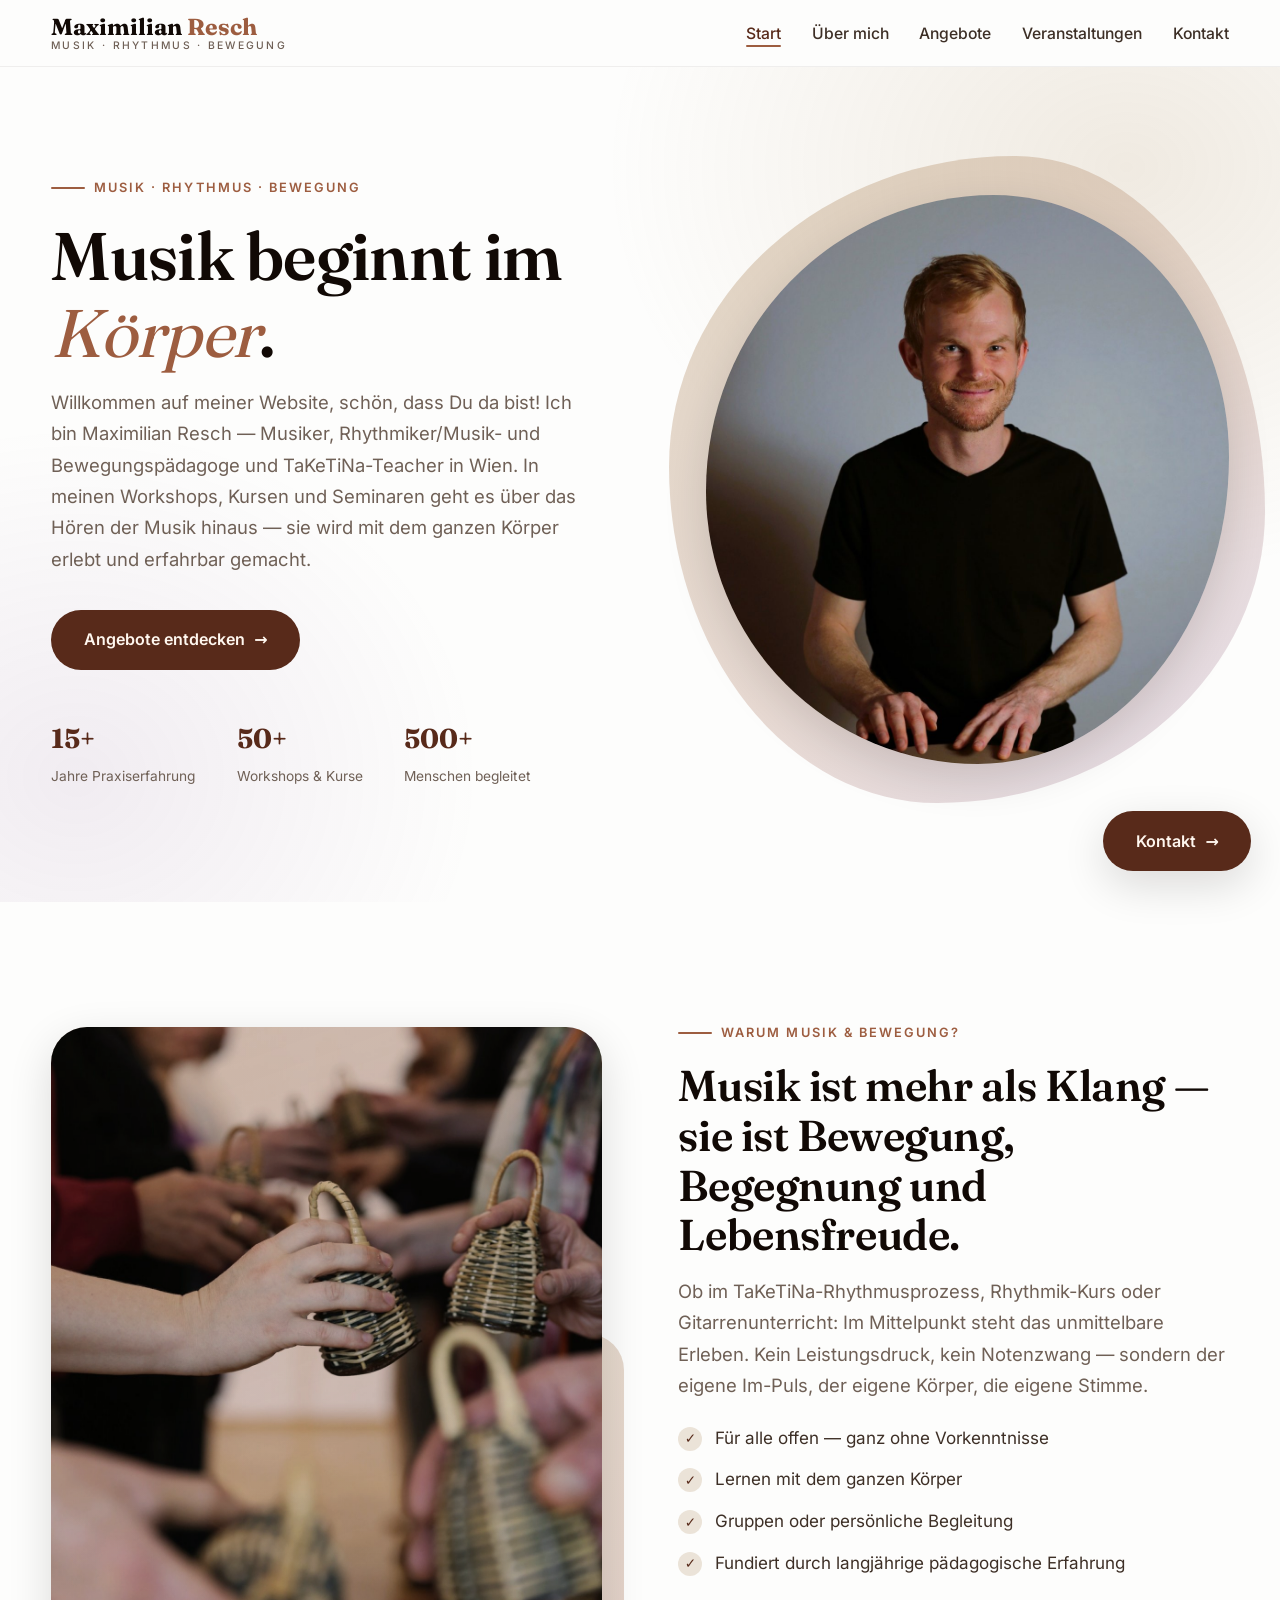
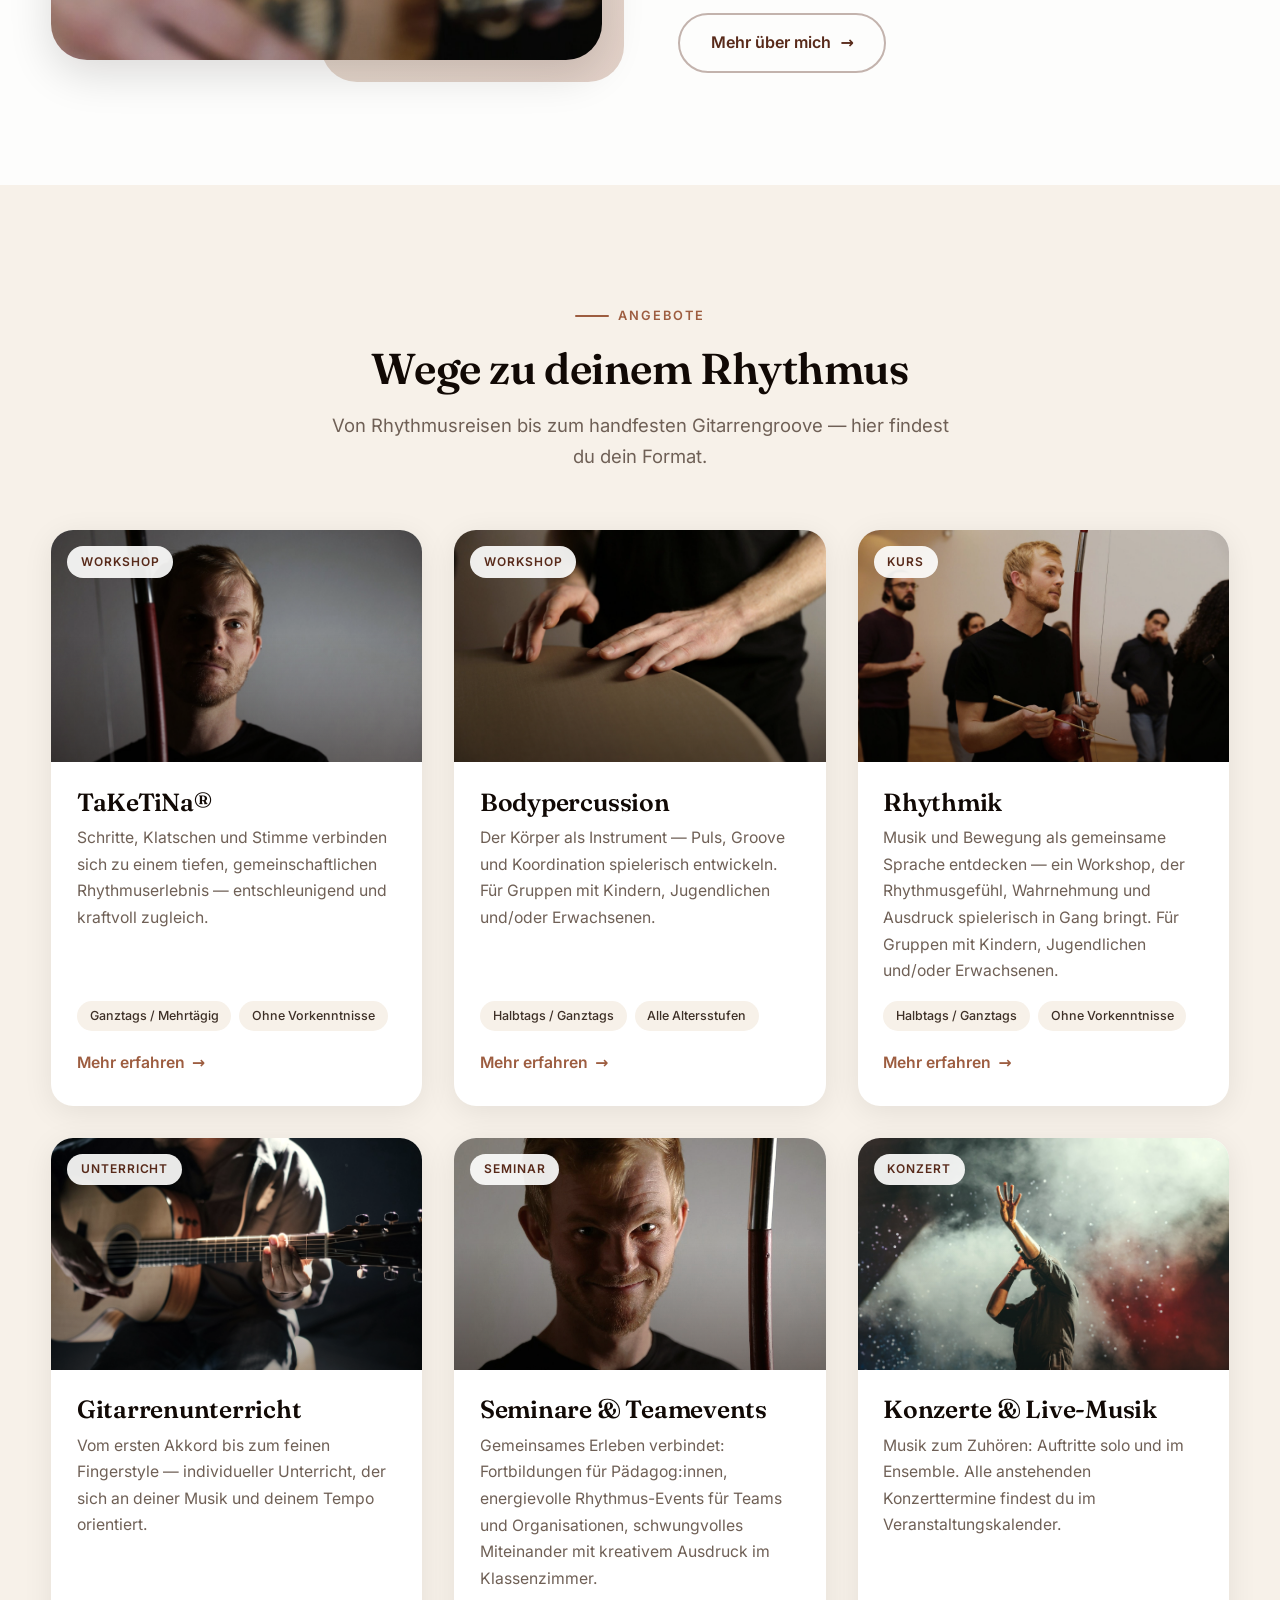
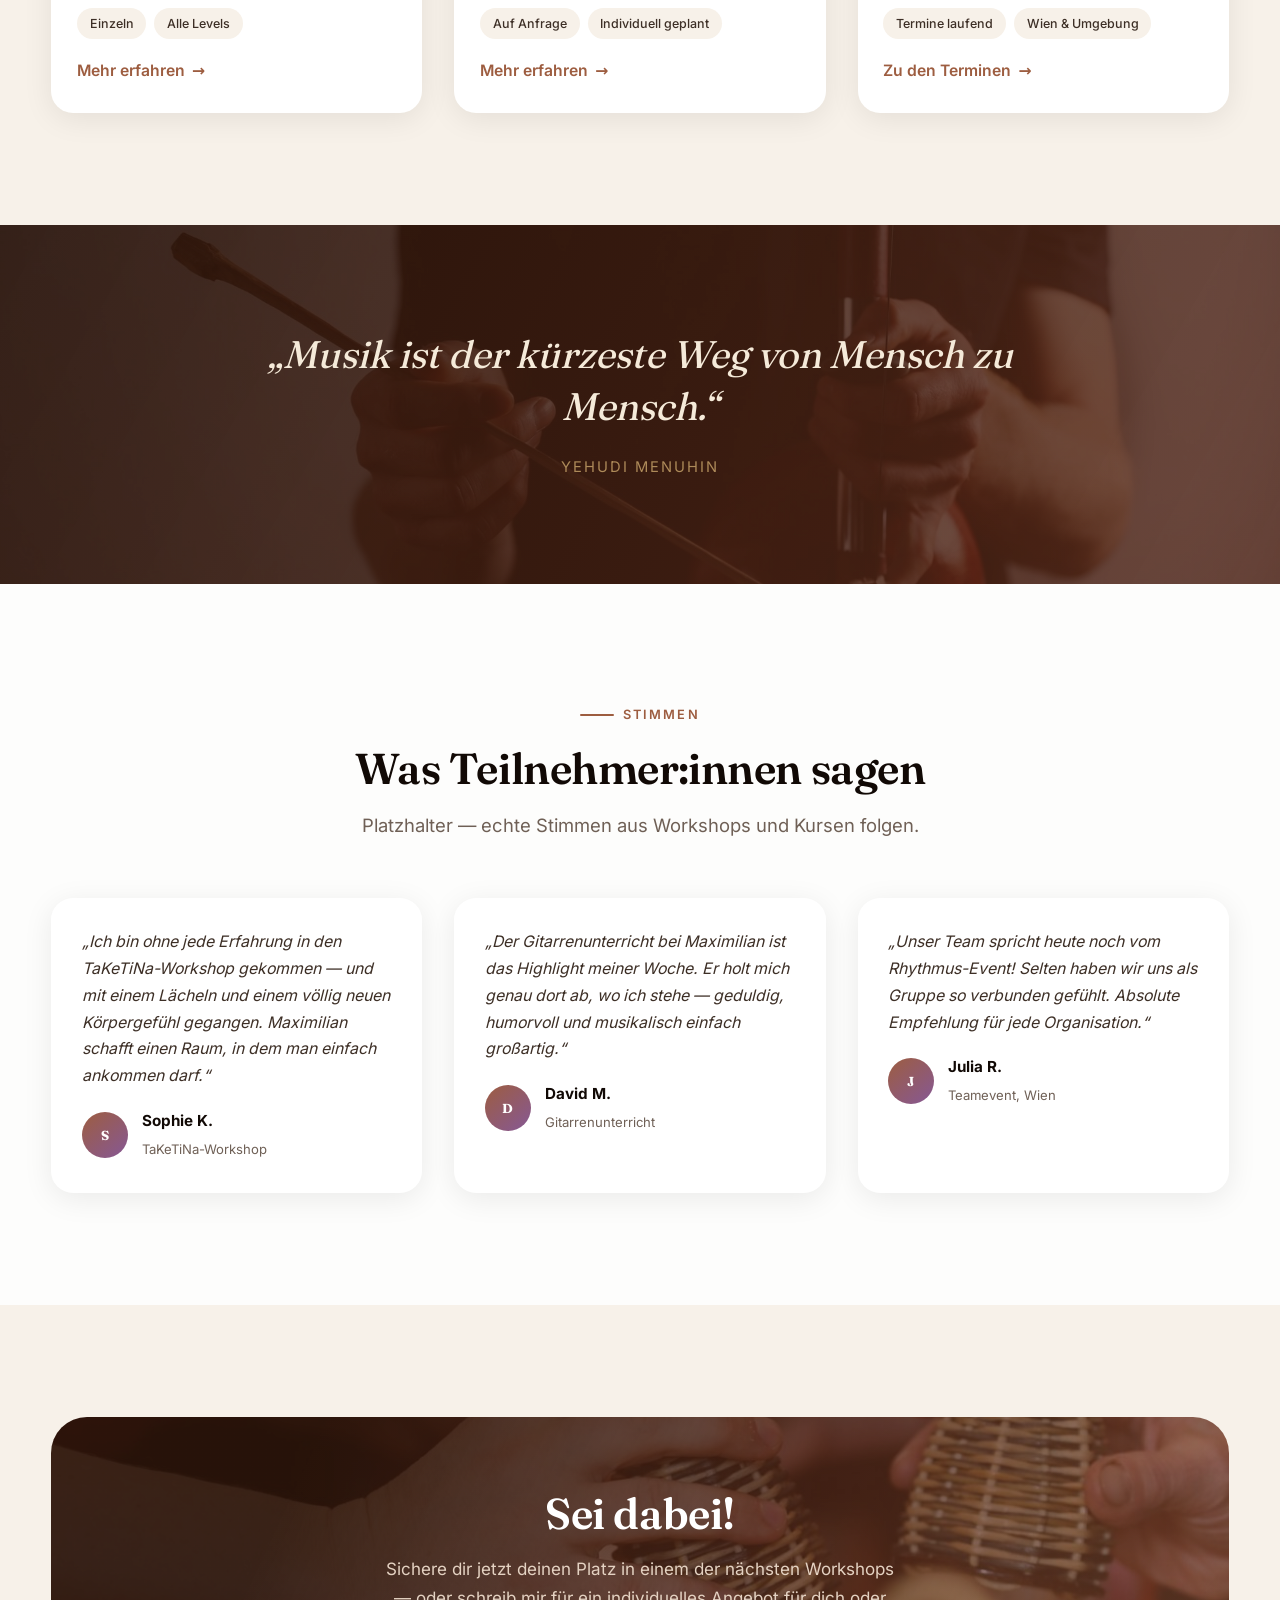
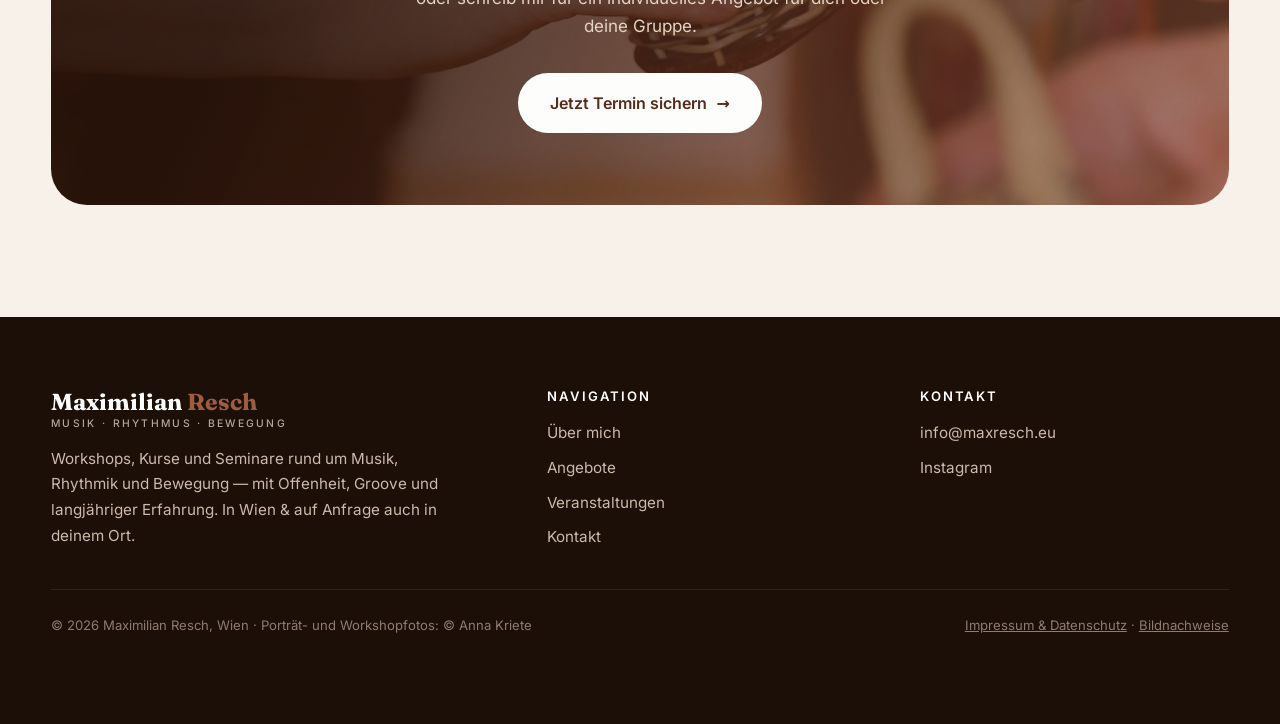
<file: index.html>
<!DOCTYPE html>
<html lang="de">
<head>
  <meta charset="UTF-8" />
  <meta name="viewport" content="width=device-width, initial-scale=1.0" />
  <title>Maximilian Resch — Musik · Rhythmus · Bewegung | Wien</title>
  <meta name="description" content="Maximilian Resch — Musiker, Musik- und Bewegungspädagoge und TaKeTiNa-Teacher in Wien. Workshops, Kurse und Seminare rund um Rhythmus, Musik und Bewegung." />
  <script>document.documentElement.classList.add("js");</script>
  <link rel="stylesheet" href="css/style.css" />
</head>
<body>

  <!-- ===== Header ===== -->
  <header class="site-header">
    <div class="container nav-bar">
      <a class="brand" href="index.html">Maximilian <span>Resch</span><small>Musik · Rhythmus · Bewegung</small></a>
      <nav aria-label="Hauptnavigation">
        <ul class="nav-links" id="nav-links">
          <li><a href="index.html" class="active">Start</a></li>
          <li><a href="ueber-mich.html">Über mich</a></li>
          <li><a href="angebote.html">Angebote</a></li>
          <li><a href="veranstaltungen.html">Veranstaltungen</a></li>
          <li><a href="kontakt.html">Kontakt</a></li>
        </ul>
      </nav>
      <button class="nav-toggle" aria-label="Menü öffnen" aria-expanded="false" aria-controls="nav-links">
        <span></span><span></span><span></span>
      </button>
    </div>
  </header>

  <a class="btn btn--primary floating-contact" href="kontakt.html">Kontakt <span class="arrow">→</span></a>

  <main>
    <!-- ===== Hero ===== -->
    <section class="hero">
      <div class="container hero-grid">
        <div>
          <span class="eyebrow">Musik · Rhythmus · Bewegung</span>
          <h1>Musik beginnt im <em>Körper</em>.</h1>
          <p class="lead">Willkommen auf meiner Website, schön, dass Du da bist! Ich bin Maximilian Resch — Musiker, Rhythmiker/Musik- und Bewegungspädagoge und TaKeTiNa-Teacher in Wien. In meinen Workshops, Kursen und Seminaren geht es über das Hören der Musik hinaus — sie wird mit dem ganzen Körper erlebt und erfahrbar gemacht.</p>
          <div class="hero-ctas">
            <a class="btn btn--primary" href="angebote.html">Angebote entdecken <span class="arrow">→</span></a>
          </div>
          <div class="hero-facts">
            <div class="fact"><strong>15+</strong><span>Jahre Praxis&shy;erfahrung</span></div>
            <div class="fact"><strong>50+</strong><span>Workshops &amp; Kurse</span></div>
            <div class="fact"><strong>500+</strong><span>Menschen begleitet</span></div>
          </div>
        </div>
        <div class="blob-frame reveal">
          <img src="img/max-portrait-trommel.jpg" alt="Maximilian Resch lächelnd hinter einer Trommel" style="object-position:50% 20%;" />
        </div>
      </div>
    </section>

    <!-- ===== Intro / Philosophie ===== -->
    <section class="section">
      <div class="container split">
        <div class="split-media split-media--tint reveal">
          <img src="img/caxixi-gruppe.jpg" alt="Hände einer Gruppe, die gemeinsam Caxixi-Rasseln halten" />
        </div>
        <div class="reveal reveal-d1">
          <span class="eyebrow">Warum Musik &amp; Bewegung?</span>
          <h2>Musik ist mehr als Klang — sie ist Bewegung, Begegnung und Lebensfreude.</h2>
          <p class="lead">Ob im TaKeTiNa-Rhythmusprozess, Rhythmik-Kurs oder Gitarrenunterricht: Im Mittelpunkt steht das unmittelbare Erleben. Kein Leistungsdruck, kein Notenzwang — sondern der eigene Im-Puls, der eigene Körper, die eigene Stimme.</p>
          <ul class="check-list">
            <li>Für alle offen — ganz ohne Vorkenntnisse</li>
            <li>Lernen mit dem ganzen Körper</li>
            <li>Gruppen oder persönliche Begleitung</li>
            <li>Fundiert durch langjährige pädagogische Erfahrung</li>
          </ul>
          <div class="hero-ctas">
            <a class="btn btn--ghost" href="ueber-mich.html">Mehr über mich <span class="arrow">→</span></a>
          </div>
        </div>
      </div>
    </section>

    <!-- ===== Angebote ===== -->
    <section class="section section--warm">
      <div class="container">
        <div class="section-head section-head--center reveal">
          <span class="eyebrow">Angebote</span>
          <h2>Wege zu deinem Rhythmus</h2>
          <p class="lead">Von Rhythmusreisen bis zum handfesten Gitarrengroove — hier findest du dein Format.</p>
        </div>
        <div class="card-grid card-grid--3">
          <article class="card reveal">
            <div class="card-media">
              <span class="card-tag">Workshop</span>
              <img src="img/max-berimbau-ernst.jpg" alt="Maximilian Resch im Halbschatten hinter einem Berimbau" />
            </div>
            <div class="card-body">
              <h3>TaKeTiNa®</h3>
              <p>Schritte, Klatschen und Stimme verbinden sich zu einem tiefen, gemeinschaftlichen Rhythmuserlebnis — entschleunigend und kraftvoll zugleich.</p>
              <div class="card-meta"><span>Ganztags / Mehrtägig</span><span>Ohne Vorkenntnisse</span></div>
              <a class="card-link" href="angebote.html#taketina">Mehr erfahren <span class="arrow">→</span></a>
            </div>
          </article>
          <article class="card reveal reveal-d1">
            <div class="card-media">
              <span class="card-tag">Workshop</span>
              <img src="img/haende-trommel.jpg" alt="Hände auf einer Trommel" />
            </div>
            <div class="card-body">
              <h3>Bodypercussion</h3>
              <p>Der Körper als Instrument — Puls, Groove und Koordination spielerisch entwickeln. Für Gruppen mit Kindern, Jugendlichen und/oder Erwachsenen.</p>
              <div class="card-meta"><span>Halbtags / Ganztags</span><span>Alle Altersstufen</span></div>
              <a class="card-link" href="angebote.html#bodypercussion">Mehr erfahren <span class="arrow">→</span></a>
            </div>
          </article>
          <article class="card reveal reveal-d2">
            <div class="card-media">
              <span class="card-tag">Kurs</span>
              <img src="img/max-berimbau-workshop.jpg" alt="Maximilian Resch mit Berimbau in einer Workshop-Gruppe" />
            </div>
            <div class="card-body">
              <h3>Rhythmik</h3>
              <p>Musik und Bewegung als gemeinsame Sprache entdecken — ein Workshop, der Rhythmusgefühl, Wahrnehmung und Ausdruck spielerisch in Gang bringt. Für Gruppen mit Kindern, Jugendlichen und/oder Erwachsenen.</p>
              <div class="card-meta"><span>Halbtags / Ganztags</span><span>Ohne Vorkenntnisse</span></div>
              <a class="card-link" href="angebote.html#rhythmik">Mehr erfahren <span class="arrow">→</span></a>
            </div>
          </article>
          <article class="card reveal">
            <div class="card-media">
              <span class="card-tag">Unterricht</span>
              <img src="img/gitarre-unterricht.jpg" alt="Gitarrist übt im Studio bei warmem Spotlight" />
            </div>
            <div class="card-body">
              <h3>Gitarrenunterricht</h3>
              <p>Vom ersten Akkord bis zum feinen Fingerstyle — individueller Unterricht, der sich an deiner Musik und deinem Tempo orientiert.</p>
              <div class="card-meta"><span>Einzeln</span><span>Alle Levels</span></div>
              <a class="card-link" href="angebote.html#gitarre">Mehr erfahren <span class="arrow">→</span></a>
            </div>
          </article>
          <article class="card reveal reveal-d1">
            <div class="card-media">
              <span class="card-tag">Seminar</span>
              <img src="img/max-berimbau-zeigt.jpg" alt="Maximilian Resch lächelnd mit einem Berimbau" style="object-position:50% 25%;" />
            </div>
            <div class="card-body">
              <h3>Seminare &amp; Teamevents</h3>
              <p>Gemeinsames Erleben verbindet: Fortbildungen für Pädagog:innen, energievolle Rhythmus-Events für Teams und Organisationen, schwungvolles Miteinander mit kreativem Ausdruck im Klassenzimmer.</p>
              <div class="card-meta"><span>Auf Anfrage</span><span>Individuell geplant</span></div>
              <a class="card-link" href="angebote.html#seminare">Mehr erfahren <span class="arrow">→</span></a>
            </div>
          </article>
          <!-- Von Max freigegeben. Verlinkt bewusst auf den Veranstaltungskalender.
               Idee für später: hier zusätzlich Videos oder Instagram-Links einbinden. -->
          <article class="card reveal reveal-d2">
            <div class="card-media">
              <span class="card-tag">Konzert</span>
              <img src="img/buehne-saenger.jpg" alt="Musiker auf der Bühne im Scheinwerferlicht" />
            </div>
            <div class="card-body">
              <h3>Konzerte &amp; Live-Musik</h3>
              <p>Musik zum Zuhören: Auftritte solo und im Ensemble. Alle anstehenden Konzerttermine findest du im Veranstaltungskalender.</p>
              <div class="card-meta"><span>Termine laufend</span><span>Wien &amp; Umgebung</span></div>
              <a class="card-link" href="veranstaltungen.html">Zu den Terminen <span class="arrow">→</span></a>
            </div>
          </article>
        </div>
      </div>
    </section>

    <!-- ===== Zitat ===== -->
    <section class="quote-band bg-berimbau">
      <div class="container reveal">
        <blockquote>Musik ist der kürzeste Weg von Mensch zu Mensch.</blockquote>
        <cite>Yehudi Menuhin</cite>
      </div>
    </section>

    <!-- ===== Stimmen =====
         Die Zitate unten sind erfunden (siehe Hinweis im Lead-Text). Sobald Max
         echte Rückmeldungen von Teilnehmer:innen liefert: Texte, Namen und
         Anfangsbuchstaben im Avatar austauschen und den Lead-Satz entfernen. -->
    <section class="section">
      <div class="container">
        <div class="section-head section-head--center reveal">
          <span class="eyebrow">Stimmen</span>
          <h2>Was Teilnehmer:innen sagen</h2>
          <p class="lead">Platzhalter — echte Stimmen aus Workshops und Kursen folgen.</p>
        </div>
        <div class="card-grid">
          <article class="testimonial reveal">
            <p>„Ich bin ohne jede Erfahrung in den TaKeTiNa-Workshop gekommen — und mit einem Lächeln und einem völlig neuen Körpergefühl gegangen. Maximilian schafft einen Raum, in dem man einfach ankommen darf.“</p>
            <footer>
              <span class="avatar" aria-hidden="true">S</span>
              <div><strong>Sophie K.</strong><span>TaKeTiNa-Workshop</span></div>
            </footer>
          </article>
          <article class="testimonial reveal reveal-d1">
            <p>„Der Gitarrenunterricht bei Maximilian ist das Highlight meiner Woche. Er holt mich genau dort ab, wo ich stehe — geduldig, humorvoll und musikalisch einfach großartig.“</p>
            <footer>
              <span class="avatar" aria-hidden="true">D</span>
              <div><strong>David M.</strong><span>Gitarrenunterricht</span></div>
            </footer>
          </article>
          <article class="testimonial reveal reveal-d2">
            <p>„Unser Team spricht heute noch vom Rhythmus-Event! Selten haben wir uns als Gruppe so verbunden gefühlt. Absolute Empfehlung für jede Organisation.“</p>
            <footer>
              <span class="avatar" aria-hidden="true">J</span>
              <div><strong>Julia R.</strong><span>Teamevent, Wien</span></div>
            </footer>
          </article>
        </div>
      </div>
    </section>

    <!-- ===== CTA ===== -->
    <section class="section section--warm">
      <div class="container">
        <div class="cta-banner reveal bg-gruppe">
          <h2>Sei dabei!</h2>
          <p>Sichere dir jetzt deinen Platz in einem der nächsten Workshops — oder schreib mir für ein individuelles Angebot für dich oder deine Gruppe.</p>
          <a class="btn btn--light" href="kontakt.html">Jetzt Termin sichern <span class="arrow">→</span></a>
        </div>
      </div>
    </section>
  </main>

  <!-- ===== Footer ===== -->
  <footer class="site-footer">
    <div class="container">
      <div class="footer-grid">
        <div>
          <a class="brand" href="index.html">Maximilian <span>Resch</span><small>Musik · Rhythmus · Bewegung</small></a>
          <p style="margin-top:1rem; max-width:26rem;">Workshops, Kurse und Seminare rund um Musik, Rhythmik und Bewegung — mit Offenheit, Groove und langjähriger Erfahrung. In Wien &amp; auf Anfrage auch in deinem Ort.</p>
        </div>
        <div>
          <h4>Navigation</h4>
          <ul>
            <li><a href="ueber-mich.html">Über mich</a></li>
            <li><a href="angebote.html">Angebote</a></li>
            <li><a href="veranstaltungen.html">Veranstaltungen</a></li>
            <li><a href="kontakt.html">Kontakt</a></li>
          </ul>
        </div>
        <div>
          <h4>Kontakt</h4>
          <ul>
            <li><a href="mailto:info@maxresch.eu">info@maxresch.eu</a></li>
            <!-- PLATZHALTER: echten Instagram-Profil-Link eintragen, z.B. https://www.instagram.com/benutzername/ -->
            <li><a href="https://www.instagram.com/" target="_blank" rel="noopener">Instagram</a></li>
          </ul>
        </div>
      </div>
      <div class="footer-note">
        <span>© 2026 Maximilian Resch, Wien · Porträt- und Workshopfotos: ©&nbsp;Anna&nbsp;Kriete</span>
        <span><a href="impressum.html">Impressum &amp; Datenschutz</a> · <a href="impressum.html#bildnachweis">Bildnachweise</a></span>
      </div>
    </div>
  </footer>

  <script src="js/events.js"></script>
  <script src="js/main.js"></script>
</body>
</html>
</file>
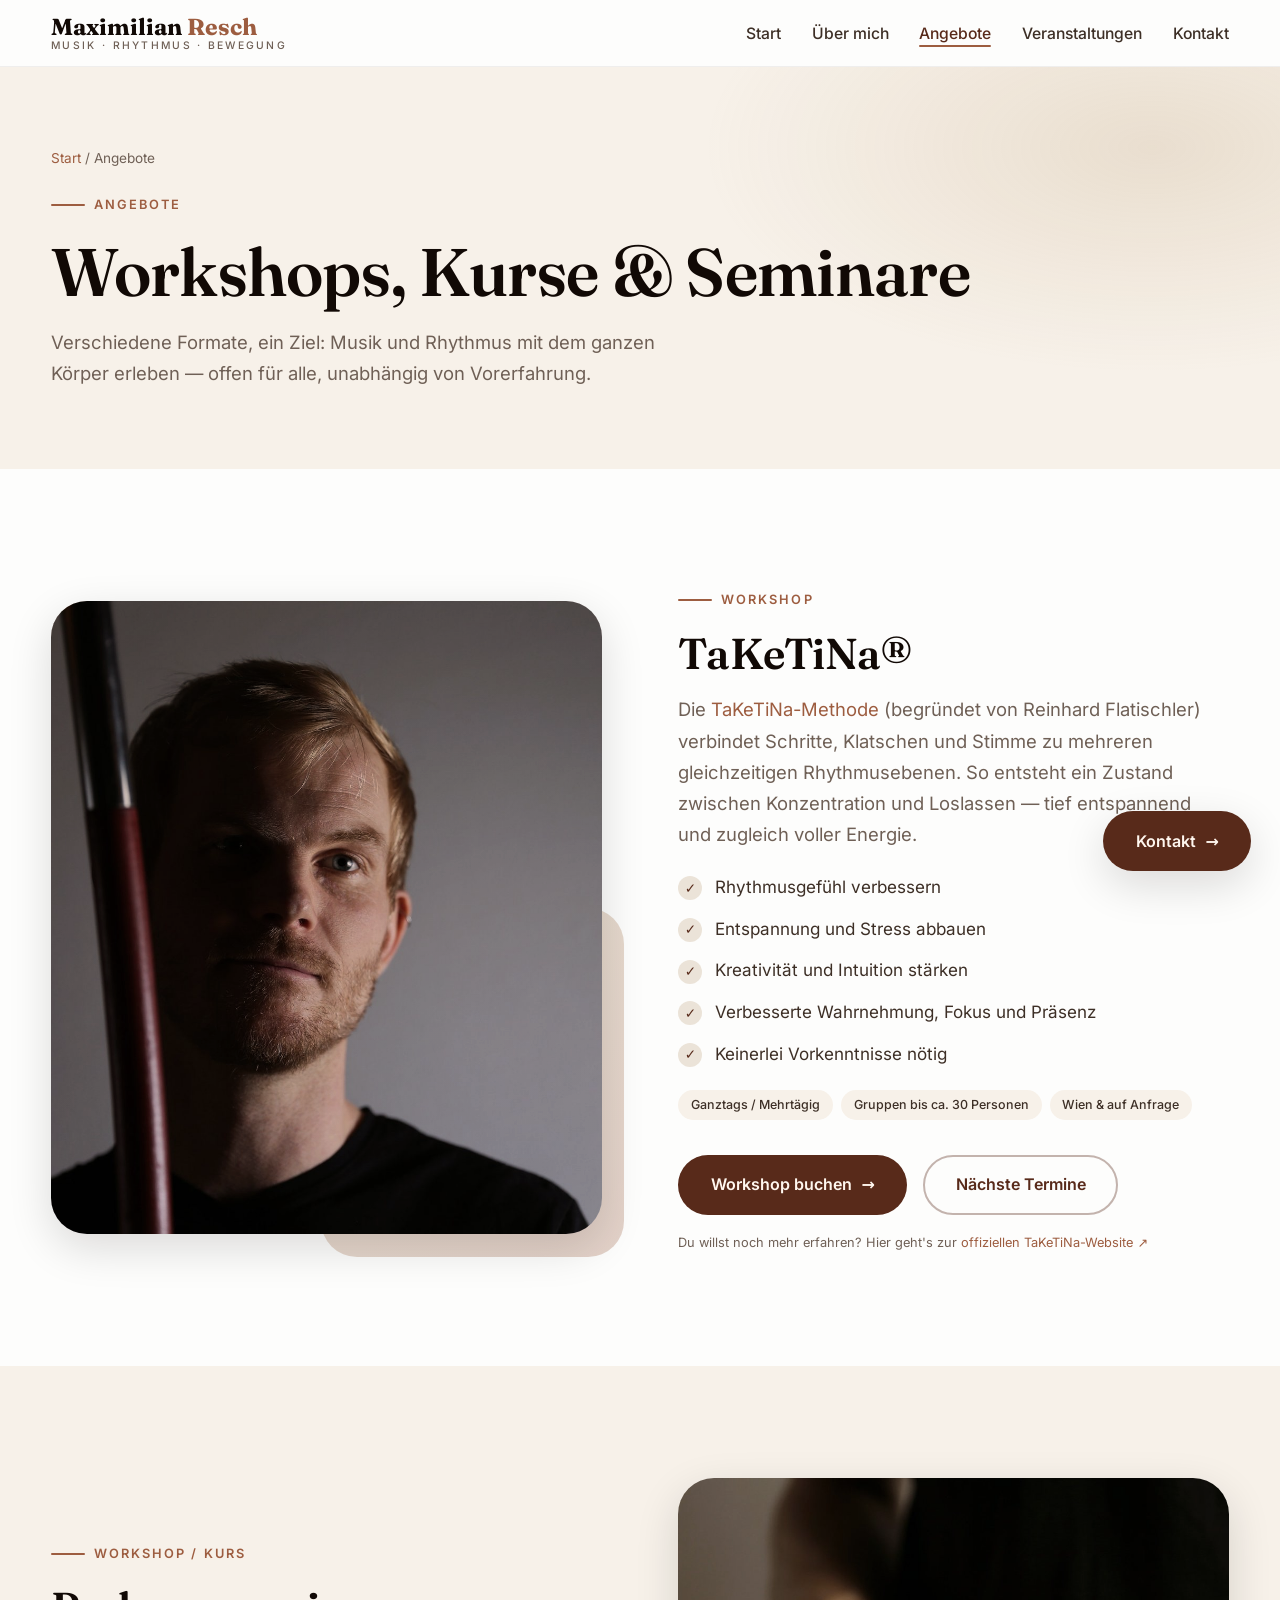
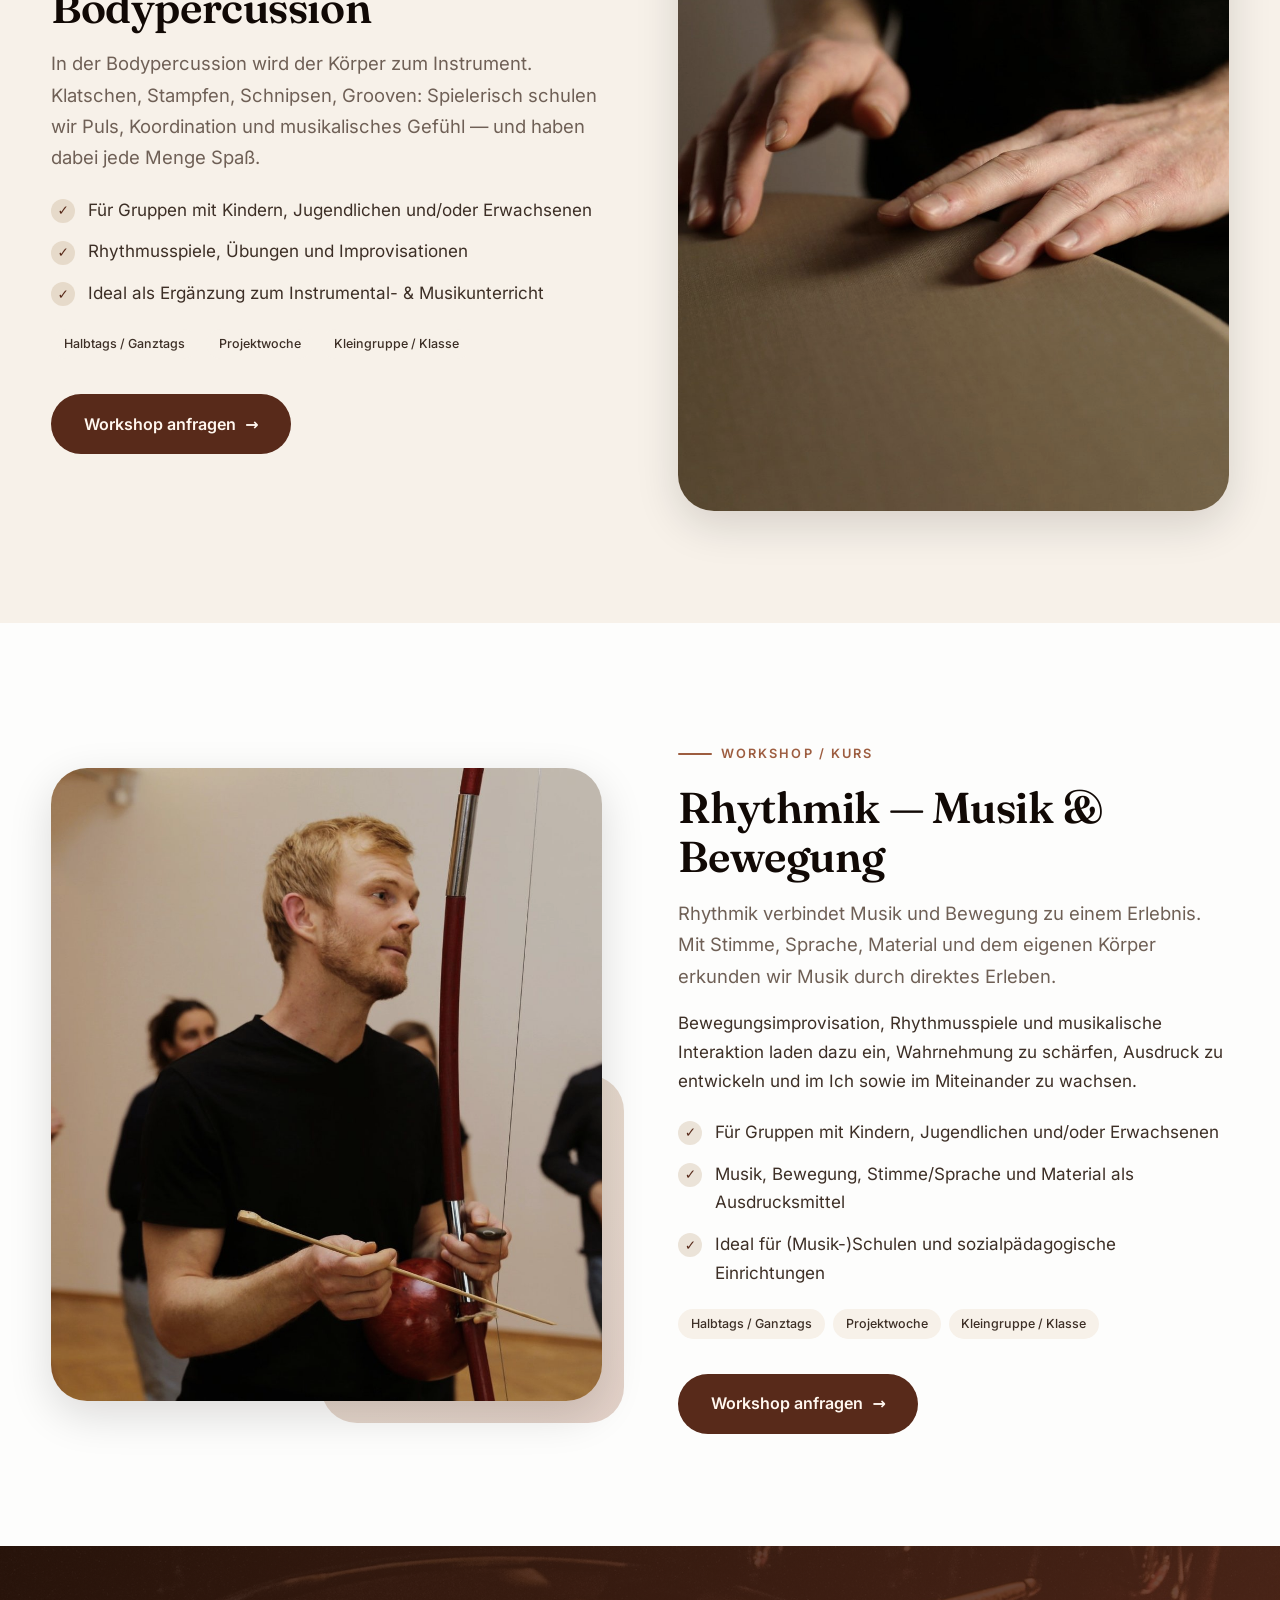
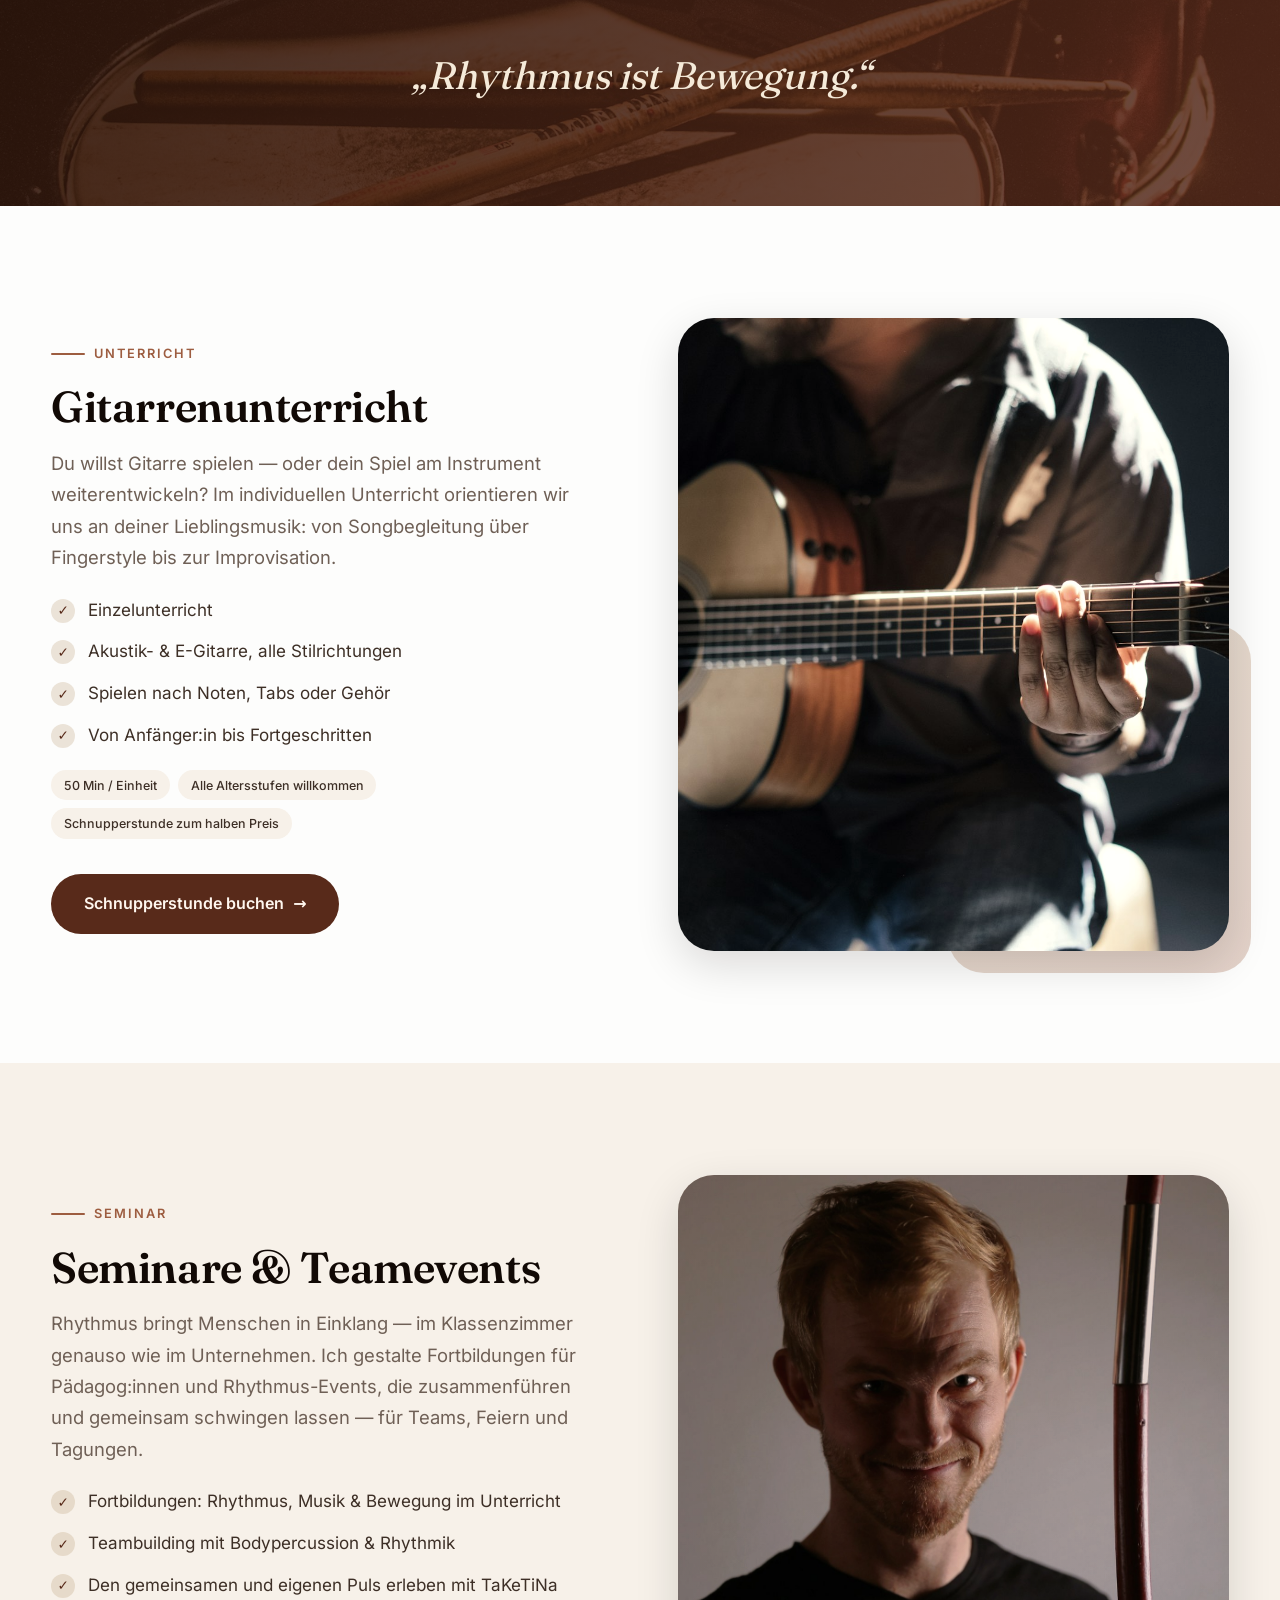
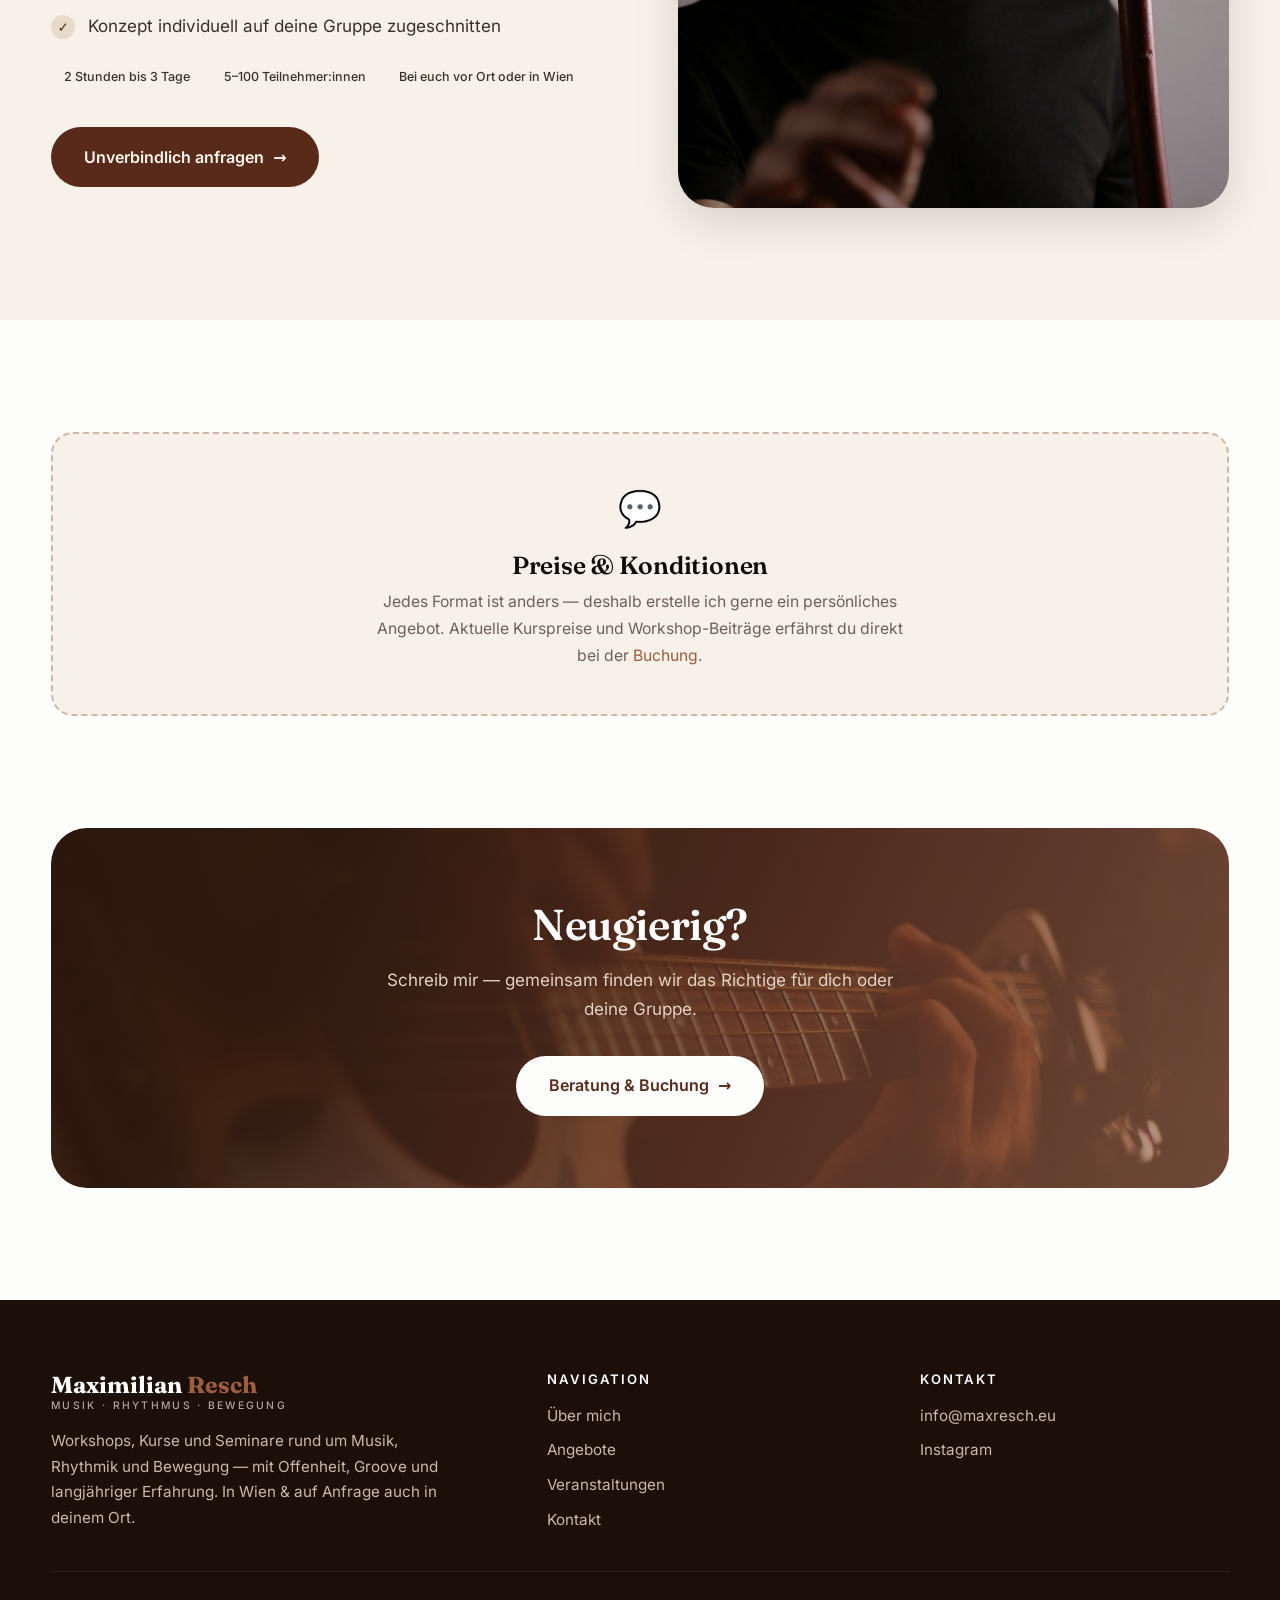
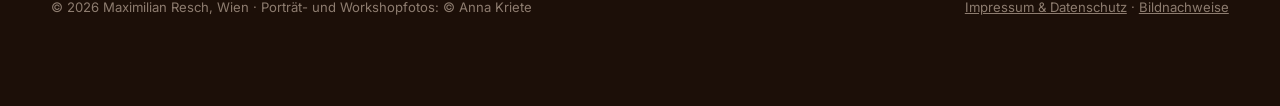
<file: angebote.html>
<!DOCTYPE html>
<html lang="de">
<head>
  <meta charset="UTF-8" />
  <meta name="viewport" content="width=device-width, initial-scale=1.0" />
  <title>Angebote — Workshops, Kurse &amp; Seminare | Maximilian Resch, Wien</title>
  <meta name="description" content="TaKeTiNa-Workshops, Bodypercussion, Rhythmik, Gitarrenunterricht und Seminare für Teams und Pädagog:innen — Angebote von Maximilian Resch in Wien." />
  <script>document.documentElement.classList.add("js");</script>
  <link rel="stylesheet" href="css/style.css" />
</head>
<body>

  <header class="site-header">
    <div class="container nav-bar">
      <a class="brand" href="index.html">Maximilian <span>Resch</span><small>Musik · Rhythmus · Bewegung</small></a>
      <nav aria-label="Hauptnavigation">
        <ul class="nav-links" id="nav-links">
          <li><a href="index.html">Start</a></li>
          <li><a href="ueber-mich.html">Über mich</a></li>
          <li><a href="angebote.html" class="active">Angebote</a></li>
          <li><a href="veranstaltungen.html">Veranstaltungen</a></li>
          <li><a href="kontakt.html">Kontakt</a></li>
        </ul>
      </nav>
      <button class="nav-toggle" aria-label="Menü öffnen" aria-expanded="false" aria-controls="nav-links">
        <span></span><span></span><span></span>
      </button>
    </div>
  </header>

  <a class="btn btn--primary floating-contact" href="kontakt.html">Kontakt <span class="arrow">→</span></a>

  <main>
    <section class="page-hero">
      <div class="container">
        <p class="breadcrumb"><a href="index.html">Start</a> / Angebote</p>
        <span class="eyebrow">Angebote</span>
        <h1>Workshops, Kurse &amp; Seminare</h1>
        <p class="lead">Verschiedene Formate, ein Ziel: Musik und Rhythmus mit dem ganzen Körper erleben — offen für alle, unabhängig von Vorerfahrung.</p>
      </div>
    </section>

    <!-- ===== TaKeTiNa ===== -->
    <section class="section" id="taketina">
      <div class="container split">
        <div class="split-media split-media--tint reveal">
          <img src="img/max-berimbau-ernst.jpg" alt="Maximilian Resch im Halbschatten hinter einem Berimbau" style="object-position:45% 50%;" />
        </div>
        <div class="reveal reveal-d1">
          <span class="eyebrow">Workshop</span>
          <h2>TaKeTiNa®</h2>
          <p class="lead">Die <a href="https://taketina.com" target="_blank" rel="noopener">TaKeTiNa-Methode</a> (begründet von Reinhard Flatischler) verbindet Schritte, Klatschen und Stimme zu mehreren gleichzeitigen Rhythmusebenen. So entsteht ein Zustand zwischen Konzentration und Loslassen — tief entspannend und zugleich voller Energie.</p>
          <ul class="check-list">
            <li>Rhythmusgefühl verbessern</li>
            <li>Entspannung und Stress abbauen</li>
            <li>Kreativität und Intuition stärken</li>
            <li>Verbesserte Wahrnehmung, Fokus und Präsenz</li>
            <li>Keinerlei Vorkenntnisse nötig</li>
          </ul>
          <div class="card-meta" style="margin-top:1.3rem;">
            <span>Ganztags / Mehrtägig</span><span>Gruppen bis ca. 30 Personen</span><span>Wien &amp; auf Anfrage</span>
          </div>
          <div class="hero-ctas">
            <a class="btn btn--primary" href="kontakt.html">Workshop buchen <span class="arrow">→</span></a>
            <a class="btn btn--ghost" href="veranstaltungen.html">Nächste Termine</a>
          </div>
          <p class="form-hint" style="margin-top:1.1rem;">Du willst noch mehr erfahren? Hier geht's zur <a href="https://taketina.com" target="_blank" rel="noopener">offiziellen TaKeTiNa-Website ↗</a></p>
        </div>
      </div>
    </section>

    <!-- ===== Bodypercussion ===== -->
    <section class="section section--warm" id="bodypercussion">
      <div class="container split">
        <div class="reveal">
          <span class="eyebrow">Workshop / Kurs</span>
          <h2>Bodypercussion</h2>
          <p class="lead">In der Bodypercussion wird der Körper zum Instrument. Klatschen, Stampfen, Schnipsen, Grooven: Spielerisch schulen wir Puls, Koordination und musikalisches Gefühl — und haben dabei jede Menge Spaß.</p>
          <ul class="check-list">
            <li>Für Gruppen mit Kindern, Jugendlichen und/oder Erwachsenen</li>
            <li>Rhythmusspiele, Übungen und Improvisationen</li>
            <li>Ideal als Ergänzung zum Instrumental- &amp; Musikunterricht</li>
          </ul>
          <div class="card-meta" style="margin-top:1.3rem;">
            <span>Halbtags / Ganztags</span><span>Projektwoche</span><span>Kleingruppe / Klasse</span>
          </div>
          <div class="hero-ctas">
            <a class="btn btn--primary" href="kontakt.html">Workshop anfragen <span class="arrow">→</span></a>
          </div>
        </div>
        <div class="split-media reveal reveal-d1">
          <img src="img/haende-trommel.jpg" alt="Hände auf einer Trommel" style="object-position:35% 50%;" />
        </div>
      </div>
    </section>

    <!-- ===== Rhythmik ===== -->
    <section class="section" id="rhythmik">
      <div class="container split">
        <div class="split-media reveal">
          <img src="img/max-berimbau-workshop.jpg" alt="Maximilian Resch mit Berimbau in einer Workshop-Gruppe" style="object-position:40% 50%;" />
        </div>
        <div class="reveal reveal-d1">
          <span class="eyebrow">Workshop / Kurs</span>
          <h2>Rhythmik — Musik &amp; Bewegung</h2>
          <p class="lead">Rhythmik verbindet Musik und Bewegung zu einem Erlebnis. Mit Stimme, Sprache, Material und dem eigenen Körper erkunden wir Musik durch direktes Erleben.</p>
          <p>Bewegungsimprovisation, Rhythmusspiele und musikalische Interaktion laden dazu ein, Wahrnehmung zu schärfen, Ausdruck zu entwickeln und im Ich sowie im Miteinander zu wachsen.</p>
          <ul class="check-list">
            <li>Für Gruppen mit Kindern, Jugendlichen und/oder Erwachsenen</li>
            <li>Musik, Bewegung, Stimme/Sprache und Material als Ausdrucksmittel</li>
            <li>Ideal für (Musik-)Schulen und sozialpädagogische Einrichtungen</li>
          </ul>
          <div class="card-meta" style="margin-top:1.3rem;">
            <span>Halbtags / Ganztags</span><span>Projektwoche</span><span>Kleingruppe / Klasse</span>
          </div>
          <div class="hero-ctas">
            <a class="btn btn--primary" href="kontakt.html">Workshop anfragen <span class="arrow">→</span></a>
          </div>
        </div>
      </div>
    </section>

    <!-- ===== Zitat ===== -->
    <section class="quote-band bg-schlagzeug">
      <div class="container reveal">
        <blockquote>Rhythmus ist Bewegung.</blockquote>
      </div>
    </section>

    <!-- ===== Gitarre ===== -->
    <section class="section" id="gitarre">
      <div class="container split">
        <div class="reveal">
          <span class="eyebrow">Unterricht</span>
          <h2>Gitarrenunterricht</h2>
          <p class="lead">Du willst Gitarre spielen — oder dein Spiel am Instrument weiterentwickeln? Im individuellen Unterricht orientieren wir uns an deiner Lieblingsmusik: von Songbegleitung über Fingerstyle bis zur Improvisation.</p>
          <ul class="check-list">
            <li>Einzelunterricht</li>
            <li>Akustik- &amp; E-Gitarre, alle Stilrichtungen</li>
            <li>Spielen nach Noten, Tabs oder Gehör</li>
            <li>Von Anfänger:in bis Fortgeschritten</li>
          </ul>
          <div class="card-meta" style="margin-top:1.3rem;">
            <span>50 Min / Einheit</span><span>Alle Altersstufen willkommen</span><span>Schnupperstunde zum halben Preis</span>
          </div>
          <div class="hero-ctas">
            <a class="btn btn--primary" href="kontakt.html">Schnupperstunde buchen <span class="arrow">→</span></a>
          </div>
        </div>
        <div class="split-media reveal reveal-d1">
          <img src="img/gitarre-unterricht.jpg" alt="Gitarrist beim Üben im warmen Studiolicht" />
        </div>
      </div>
    </section>

    <!-- ===== Seminare ===== -->
    <section class="section section--warm" id="seminare">
      <div class="container split">
        <div class="reveal">
          <span class="eyebrow">Seminar</span>
          <h2>Seminare &amp; Teamevents</h2>
          <p class="lead">Rhythmus bringt Menschen in Einklang — im Klassenzimmer genauso wie im Unternehmen. Ich gestalte Fortbildungen für Pädagog:innen und Rhythmus-Events, die zusammenführen und gemeinsam schwingen lassen — für Teams, Feiern und Tagungen.</p>
          <ul class="check-list">
            <li>Fortbildungen: Rhythmus, Musik &amp; Bewegung im Unterricht</li>
            <li>Teambuilding mit Bodypercussion &amp; Rhythmik</li>
            <li>Den gemeinsamen und eigenen Puls erleben mit TaKeTiNa</li>
            <li>Konzept individuell auf deine Gruppe zugeschnitten</li>
          </ul>
          <div class="card-meta" style="margin-top:1.3rem;">
            <span>2 Stunden bis 3 Tage</span><span>5–100 Teilnehmer:innen</span><span>Bei euch vor Ort oder in Wien</span>
          </div>
          <div class="hero-ctas">
            <a class="btn btn--primary" href="kontakt.html">Unverbindlich anfragen <span class="arrow">→</span></a>
          </div>
        </div>
        <div class="split-media split-media--tint reveal reveal-d1">
          <img src="img/max-berimbau-zeigt.jpg" alt="Maximilian Resch lächelnd mit einem Berimbau" style="object-position:50% 25%;" />
        </div>
      </div>
    </section>

    <!-- ===== Preise-Hinweis + CTA ===== -->
    <section class="section">
      <div class="container">
        <div class="notice-panel reveal">
          <span class="icon">💬</span>
          <h3>Preise &amp; Konditionen</h3>
          <p>Jedes Format ist anders — deshalb erstelle ich gerne ein persönliches Angebot. Aktuelle Kurspreise und Workshop-Beiträge erfährst du direkt bei der <a href="kontakt.html">Buchung</a>.</p>
        </div>
      </div>
    </section>

    <section class="section" style="padding-top:0;">
      <div class="container">
        <div class="cta-banner reveal bg-hero-gitarre">
          <h2>Neugierig?</h2>
          <p>Schreib mir — gemeinsam finden wir das Richtige für dich oder deine Gruppe.</p>
          <a class="btn btn--light" href="kontakt.html">Beratung &amp; Buchung <span class="arrow">→</span></a>
        </div>
      </div>
    </section>
  </main>

  <footer class="site-footer">
    <div class="container">
      <div class="footer-grid">
        <div>
          <a class="brand" href="index.html">Maximilian <span>Resch</span><small>Musik · Rhythmus · Bewegung</small></a>
          <p style="margin-top:1rem; max-width:26rem;">Workshops, Kurse und Seminare rund um Musik, Rhythmik und Bewegung — mit Offenheit, Groove und langjähriger Erfahrung. In Wien &amp; auf Anfrage auch in deinem Ort.</p>
        </div>
        <div>
          <h4>Navigation</h4>
          <ul>
            <li><a href="ueber-mich.html">Über mich</a></li>
            <li><a href="angebote.html">Angebote</a></li>
            <li><a href="veranstaltungen.html">Veranstaltungen</a></li>
            <li><a href="kontakt.html">Kontakt</a></li>
          </ul>
        </div>
        <div>
          <h4>Kontakt</h4>
          <ul>
            <li><a href="mailto:info@maxresch.eu">info@maxresch.eu</a></li>
            <!-- PLATZHALTER: echten Instagram-Profil-Link eintragen, z.B. https://www.instagram.com/benutzername/ -->
            <li><a href="https://www.instagram.com/" target="_blank" rel="noopener">Instagram</a></li>
          </ul>
        </div>
      </div>
      <div class="footer-note">
        <span>© 2026 Maximilian Resch, Wien · Porträt- und Workshopfotos: ©&nbsp;Anna&nbsp;Kriete</span>
        <span><a href="impressum.html">Impressum &amp; Datenschutz</a> · <a href="impressum.html#bildnachweis">Bildnachweise</a></span>
      </div>
    </div>
  </footer>

  <script src="js/events.js"></script>
  <script src="js/main.js"></script>
</body>
</html>
</file>
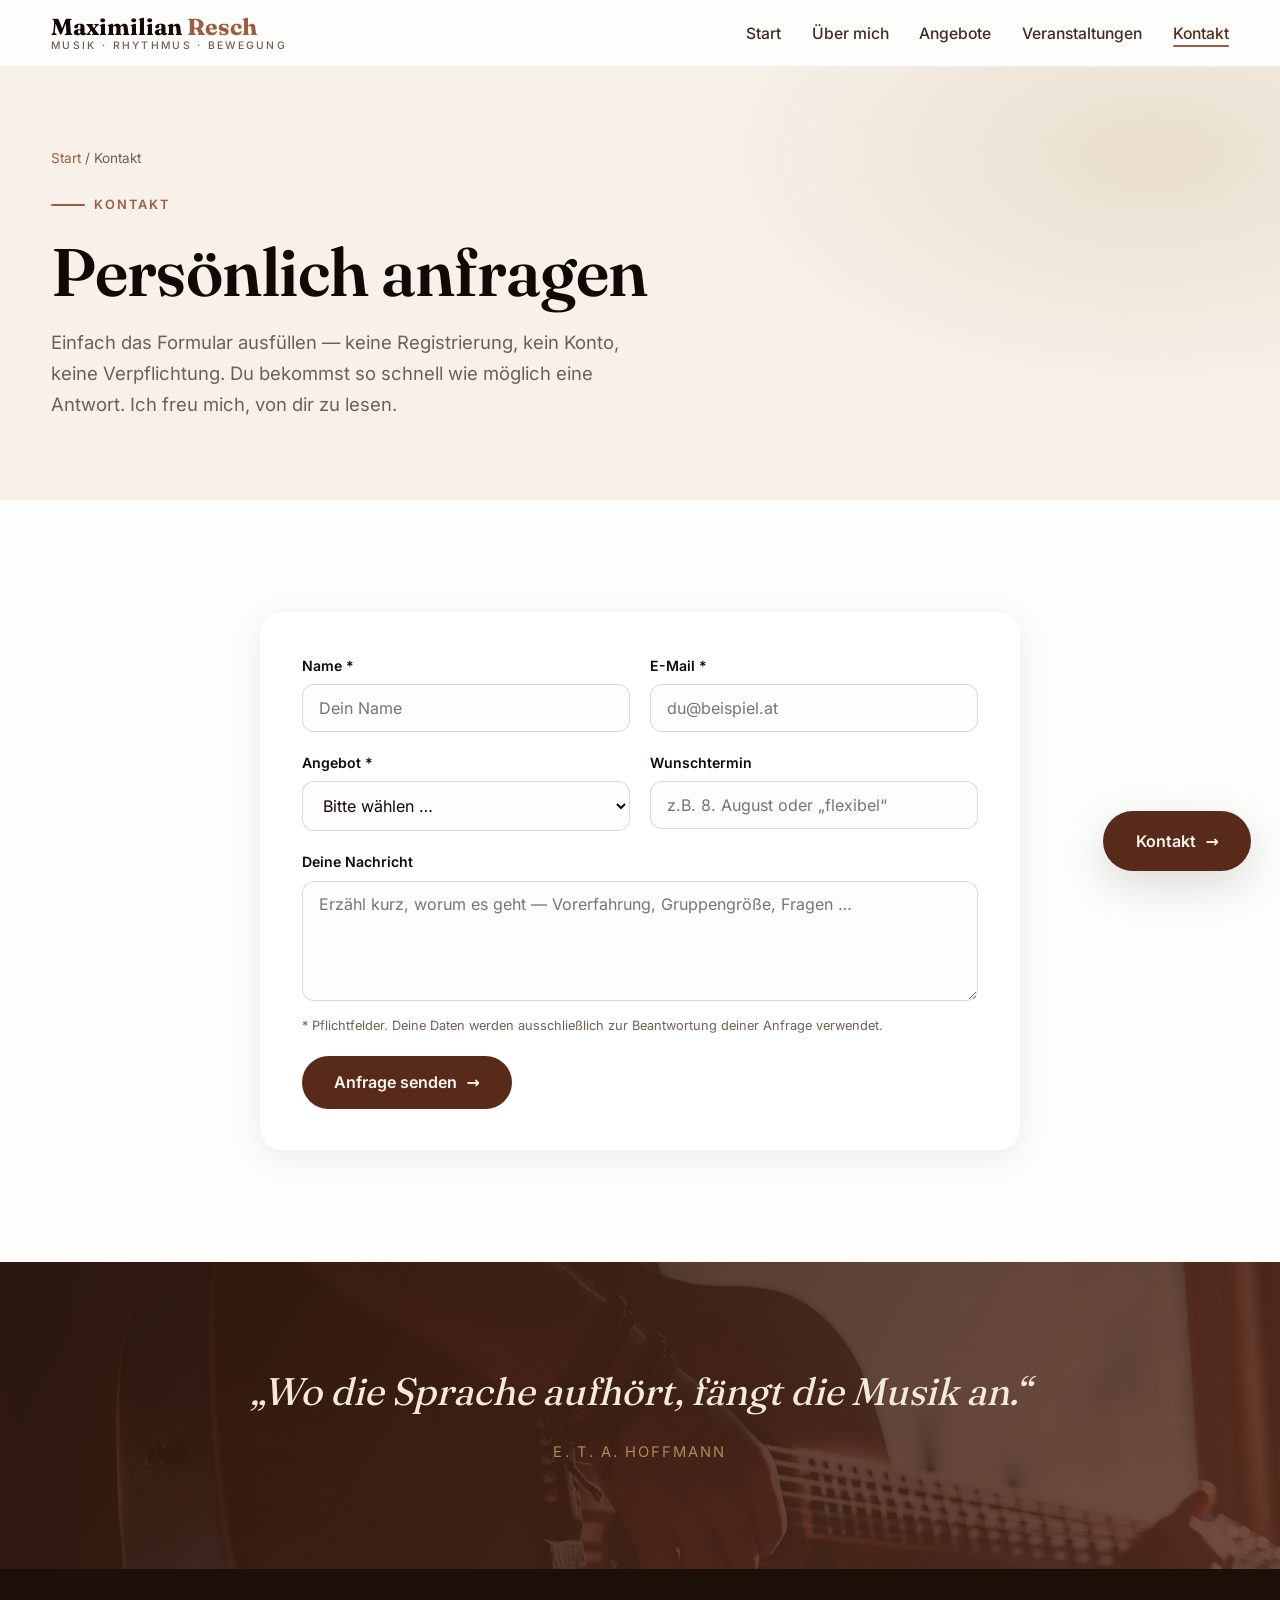
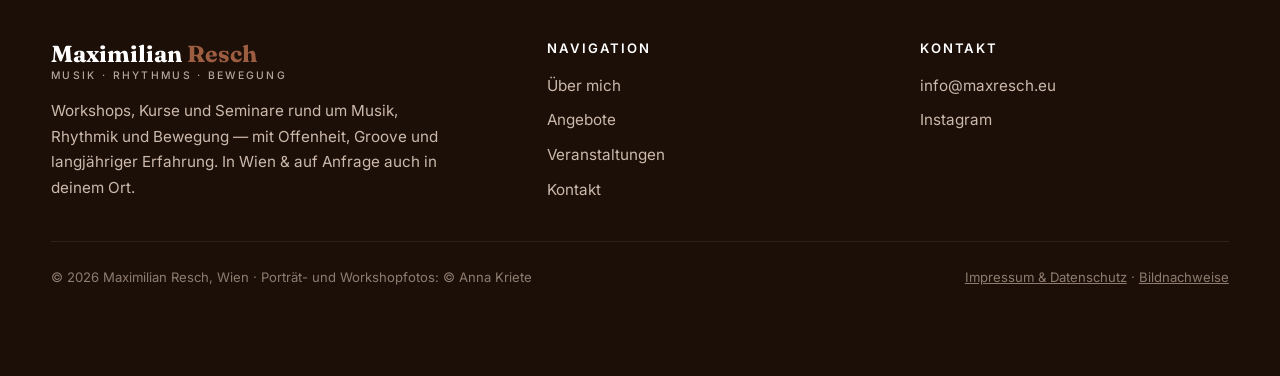
<file: buchung.html>
<!DOCTYPE html>
<html lang="de">
<head>
  <meta charset="UTF-8" />
  <meta name="viewport" content="width=device-width, initial-scale=1.0" />
  <title>Weiterleitung zu Kontakt | Maximilian Resch, Wien</title>
  <!-- Alte Adresse: die Kontaktseite hieß früher buchung.html. -->
  <meta name="robots" content="noindex" />
  <link rel="canonical" href="https://maxresch.eu/kontakt.html" />
  <meta http-equiv="refresh" content="0; url=kontakt.html" />
  <script>location.replace("kontakt.html" + location.hash);</script>
  <link rel="stylesheet" href="css/style.css" />
</head>
<body>
  <main class="section">
    <div class="container" style="max-width:600px; text-align:center;">
      <h1>Weiter zum Kontakt</h1>
      <p class="lead">Diese Seite ist umgezogen. Du wirst gleich weitergeleitet.</p>
      <p style="margin-top:1.5rem;"><a class="btn btn--primary" href="kontakt.html">Zur Kontaktseite <span class="arrow">→</span></a></p>
    </div>
  </main>
</body>
</html>
</file>
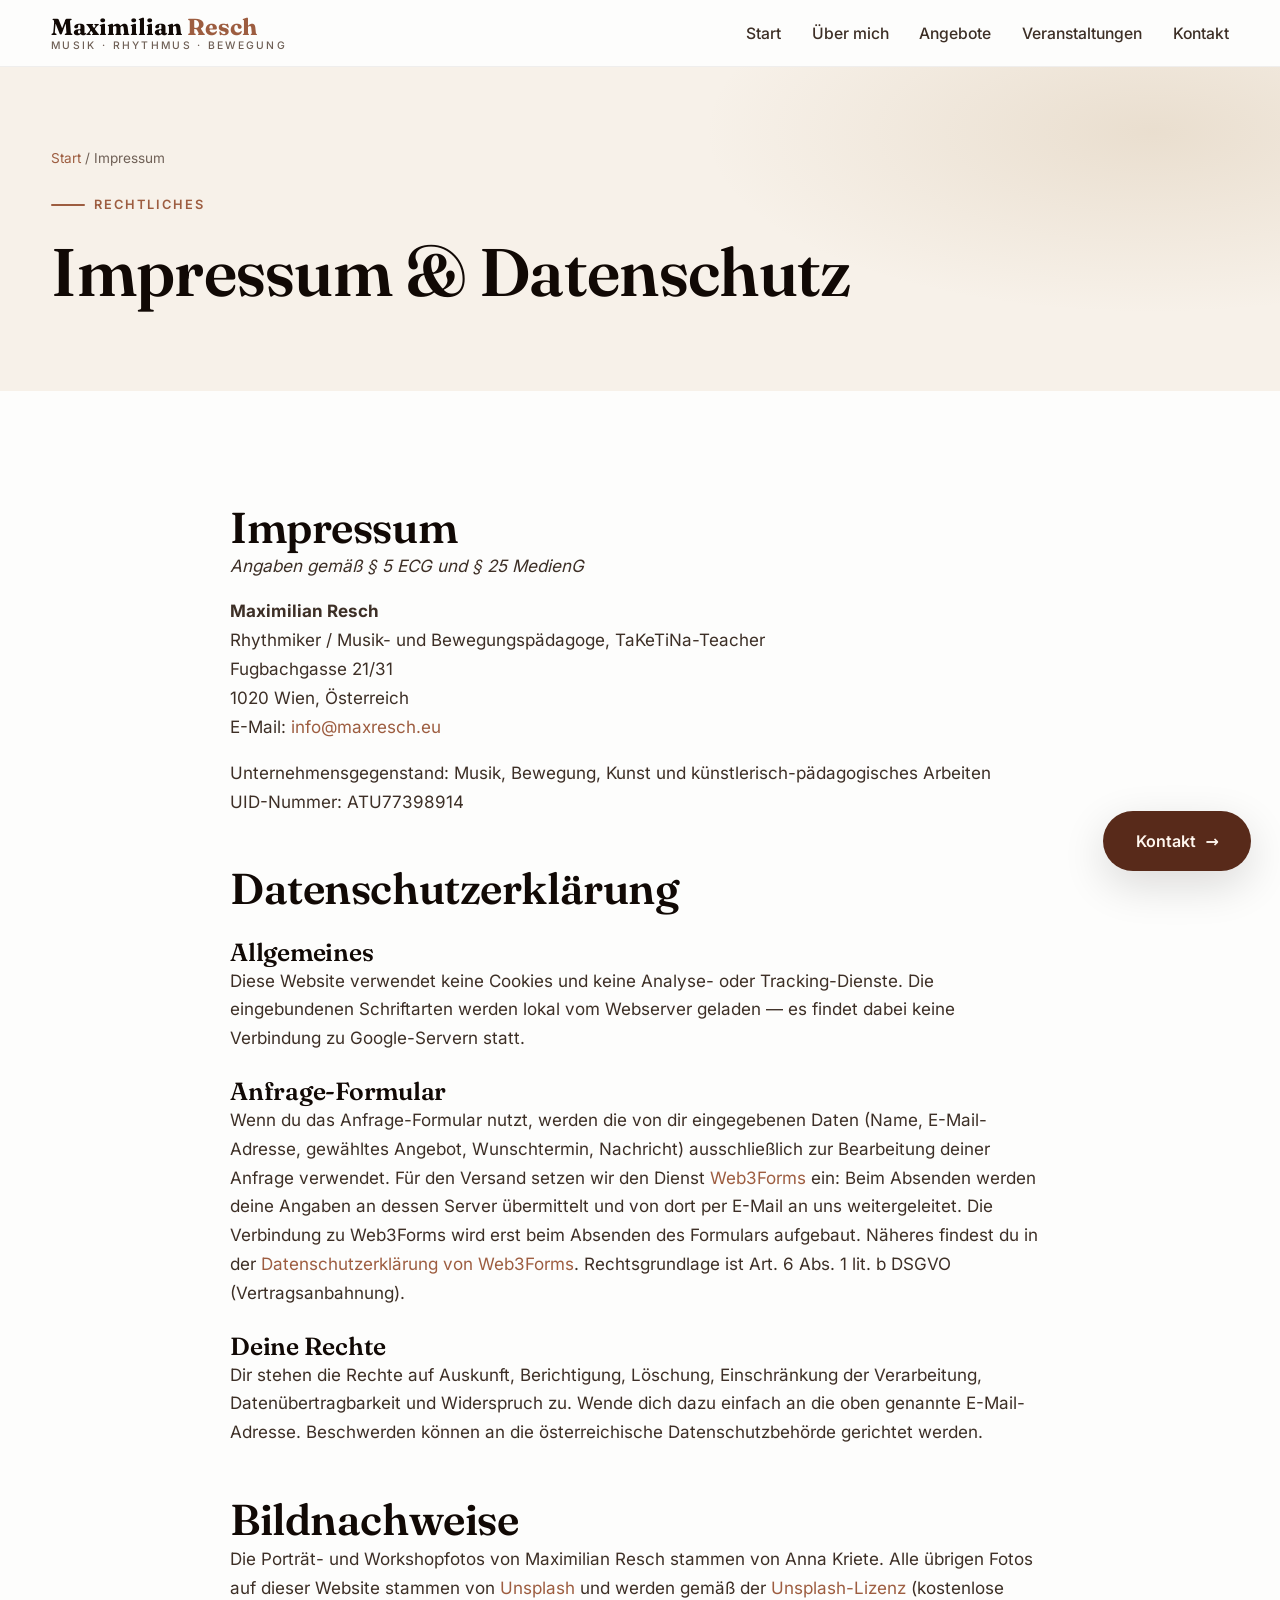
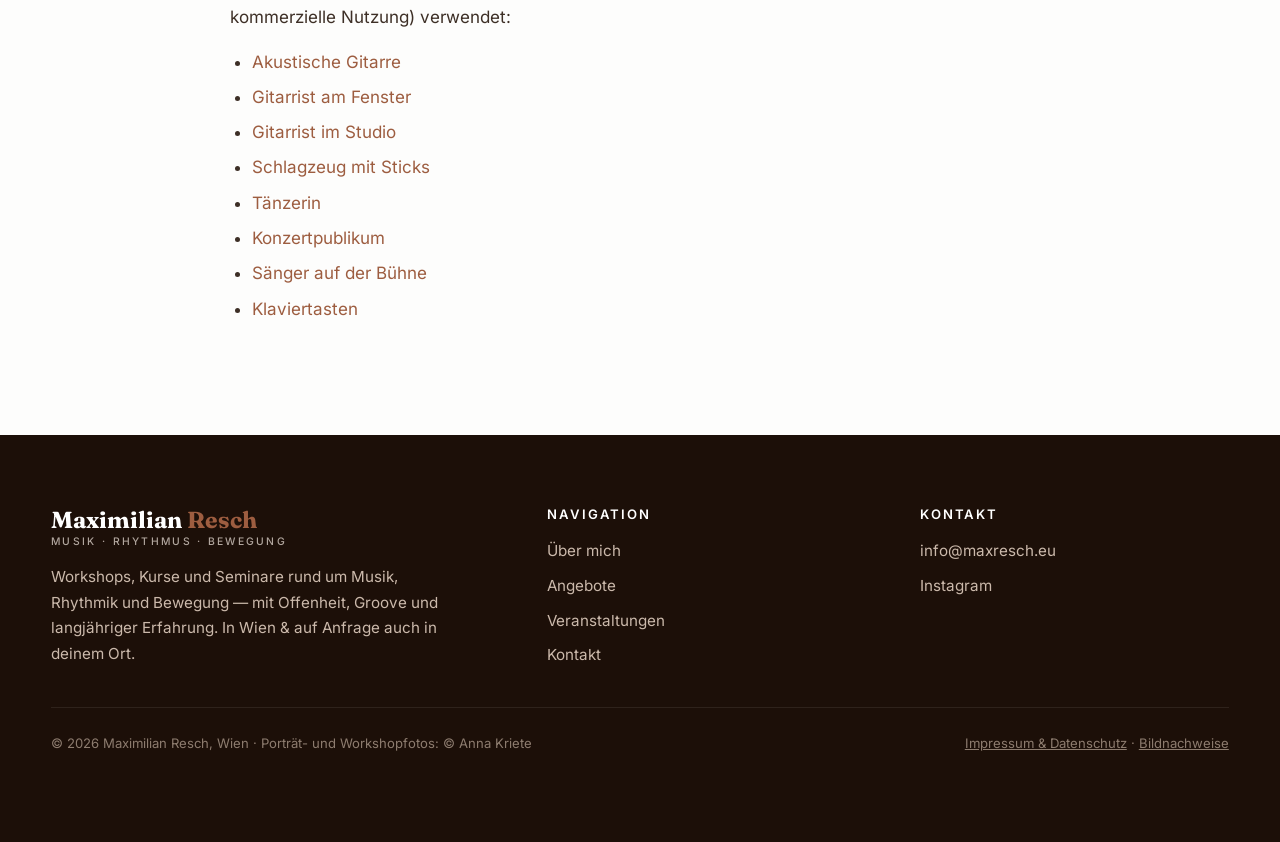
<file: impressum.html>
<!DOCTYPE html>
<html lang="de">
<head>
  <meta charset="UTF-8" />
  <meta name="viewport" content="width=device-width, initial-scale=1.0" />
  <title>Impressum &amp; Datenschutz | Maximilian Resch, Wien</title>
  <meta name="description" content="Impressum, Datenschutzerklärung und Bildnachweise der Website von Maximilian Resch." />
  <meta name="robots" content="noindex" />
  <script>document.documentElement.classList.add("js");</script>
  <link rel="stylesheet" href="css/style.css" />
</head>
<body>

  <header class="site-header">
    <div class="container nav-bar">
      <a class="brand" href="index.html">Maximilian <span>Resch</span><small>Musik · Rhythmus · Bewegung</small></a>
      <nav aria-label="Hauptnavigation">
        <ul class="nav-links" id="nav-links">
          <li><a href="index.html">Start</a></li>
          <li><a href="ueber-mich.html">Über mich</a></li>
          <li><a href="angebote.html">Angebote</a></li>
          <li><a href="veranstaltungen.html">Veranstaltungen</a></li>
          <li><a href="kontakt.html">Kontakt</a></li>
        </ul>
      </nav>
      <button class="nav-toggle" aria-label="Menü öffnen" aria-expanded="false" aria-controls="nav-links">
        <span></span><span></span><span></span>
      </button>
    </div>
  </header>

  <a class="btn btn--primary floating-contact" href="kontakt.html">Kontakt <span class="arrow">→</span></a>

  <main>
    <section class="page-hero">
      <div class="container">
        <p class="breadcrumb"><a href="index.html">Start</a> / Impressum</p>
        <span class="eyebrow">Rechtliches</span>
        <h1>Impressum &amp; Datenschutz</h1>
      </div>
    </section>

    <section class="section">
      <div class="container" style="max-width:820px;">

        <h2>Impressum</h2>
        <p><em>Angaben gemäß § 5 ECG und § 25 MedienG</em></p>
        <p style="margin-top:1rem;">
          <strong>Maximilian Resch</strong><br />
          Rhythmiker / Musik- und Bewegungspädagoge, TaKeTiNa-Teacher<br />
          Fugbachgasse 21/31<br />
          1020 Wien, Österreich<br />
          E-Mail: <a href="mailto:info@maxresch.eu">info@maxresch.eu</a>
        </p>
        <!-- UID BITTE PRÜFEN: im Fragebogen stand "AUT77398914". Österreichische
             UID-Nummern beginnen mit ATU (ATU + 8 Ziffern), daher hier als
             ATU77398914 eingetragen. Falls das nicht stimmt, bitte korrigieren. -->
        <p>Unternehmensgegenstand: Musik, Bewegung, Kunst und künstlerisch-pädagogisches Arbeiten<br />
        UID-Nummer: ATU77398914</p>

        <h2 style="margin-top:3rem;">Datenschutzerklärung</h2>
        <h3 style="margin-top:1.5rem;">Allgemeines</h3>
        <p>Diese Website verwendet keine Cookies und keine Analyse- oder Tracking-Dienste. Die eingebundenen Schriftarten werden lokal vom Webserver geladen — es findet dabei keine Verbindung zu Google-Servern statt.</p>

        <h3 style="margin-top:1.5rem;">Anfrage-Formular</h3>
        <p>Wenn du das Anfrage-Formular nutzt, werden die von dir eingegebenen Daten (Name, E-Mail-Adresse, gewähltes Angebot, Wunschtermin, Nachricht) ausschließlich zur Bearbeitung deiner Anfrage verwendet. Für den Versand setzen wir den Dienst <a href="https://web3forms.com" target="_blank" rel="noopener">Web3Forms</a> ein: Beim Absenden werden deine Angaben an dessen Server übermittelt und von dort per E-Mail an uns weitergeleitet. Die Verbindung zu Web3Forms wird erst beim Absenden des Formulars aufgebaut. Näheres findest du in der <a href="https://web3forms.com/privacy" target="_blank" rel="noopener">Datenschutzerklärung von Web3Forms</a>. Rechtsgrundlage ist Art. 6 Abs. 1 lit. b DSGVO (Vertragsanbahnung).</p>

        <h3 style="margin-top:1.5rem;">Deine Rechte</h3>
        <p>Dir stehen die Rechte auf Auskunft, Berichtigung, Löschung, Einschränkung der Verarbeitung, Datenübertragbarkeit und Widerspruch zu. Wende dich dazu einfach an die oben genannte E-Mail-Adresse. Beschwerden können an die österreichische Datenschutzbehörde gerichtet werden.</p>

        <h2 style="margin-top:3rem;" id="bildnachweis">Bildnachweise</h2>
        <p>Die Porträt- und Workshopfotos von Maximilian Resch stammen von Anna Kriete. Alle übrigen Fotos auf dieser Website stammen von <a href="https://unsplash.com" target="_blank" rel="noopener">Unsplash</a> und werden gemäß der <a href="https://unsplash.com/license" target="_blank" rel="noopener">Unsplash-Lizenz</a> (kostenlose kommerzielle Nutzung) verwendet:</p>
        <ul style="margin:1rem 0 0 1.4rem; display:grid; gap:0.4rem;">
          <li><a href="https://unsplash.com/photos/1510915361894-db8b60106cb1" target="_blank" rel="noopener">Akustische Gitarre</a></li>
          <li><a href="https://unsplash.com/photos/1525201548942-d8732f6617a0" target="_blank" rel="noopener">Gitarrist am Fenster</a></li>
          <li><a href="https://unsplash.com/photos/1471478331149-c72f17e33c73" target="_blank" rel="noopener">Gitarrist im Studio</a></li>
          <li><a href="https://unsplash.com/photos/1519892300165-cb5542fb47c7" target="_blank" rel="noopener">Schlagzeug mit Sticks</a></li>
          <li><a href="https://unsplash.com/photos/1518834107812-67b0b7c58434" target="_blank" rel="noopener">Tänzerin</a></li>
          <li><a href="https://unsplash.com/photos/1459749411175-04bf5292ceea" target="_blank" rel="noopener">Konzertpublikum</a></li>
          <li><a href="https://unsplash.com/photos/1493225457124-a3eb161ffa5f" target="_blank" rel="noopener">Sänger auf der Bühne</a></li>
          <li><a href="https://unsplash.com/photos/1571974599782-87624638275e" target="_blank" rel="noopener">Klaviertasten</a></li>
        </ul>

      </div>
    </section>
  </main>

  <footer class="site-footer">
    <div class="container">
      <div class="footer-grid">
        <div>
          <a class="brand" href="index.html">Maximilian <span>Resch</span><small>Musik · Rhythmus · Bewegung</small></a>
          <p style="margin-top:1rem; max-width:26rem;">Workshops, Kurse und Seminare rund um Musik, Rhythmik und Bewegung — mit Offenheit, Groove und langjähriger Erfahrung. In Wien &amp; auf Anfrage auch in deinem Ort.</p>
        </div>
        <div>
          <h4>Navigation</h4>
          <ul>
            <li><a href="ueber-mich.html">Über mich</a></li>
            <li><a href="angebote.html">Angebote</a></li>
            <li><a href="veranstaltungen.html">Veranstaltungen</a></li>
            <li><a href="kontakt.html">Kontakt</a></li>
          </ul>
        </div>
        <div>
          <h4>Kontakt</h4>
          <ul>
            <li><a href="mailto:info@maxresch.eu">info@maxresch.eu</a></li>
            <!-- PLATZHALTER: echten Instagram-Profil-Link eintragen, z.B. https://www.instagram.com/benutzername/ -->
            <li><a href="https://www.instagram.com/" target="_blank" rel="noopener">Instagram</a></li>
          </ul>
        </div>
      </div>
      <div class="footer-note">
        <span>© 2026 Maximilian Resch, Wien · Porträt- und Workshopfotos: ©&nbsp;Anna&nbsp;Kriete</span>
        <span><a href="impressum.html">Impressum &amp; Datenschutz</a> · <a href="impressum.html#bildnachweis">Bildnachweise</a></span>
      </div>
    </div>
  </footer>

  <script src="js/events.js"></script>
  <script src="js/main.js"></script>
</body>
</html>
</file>
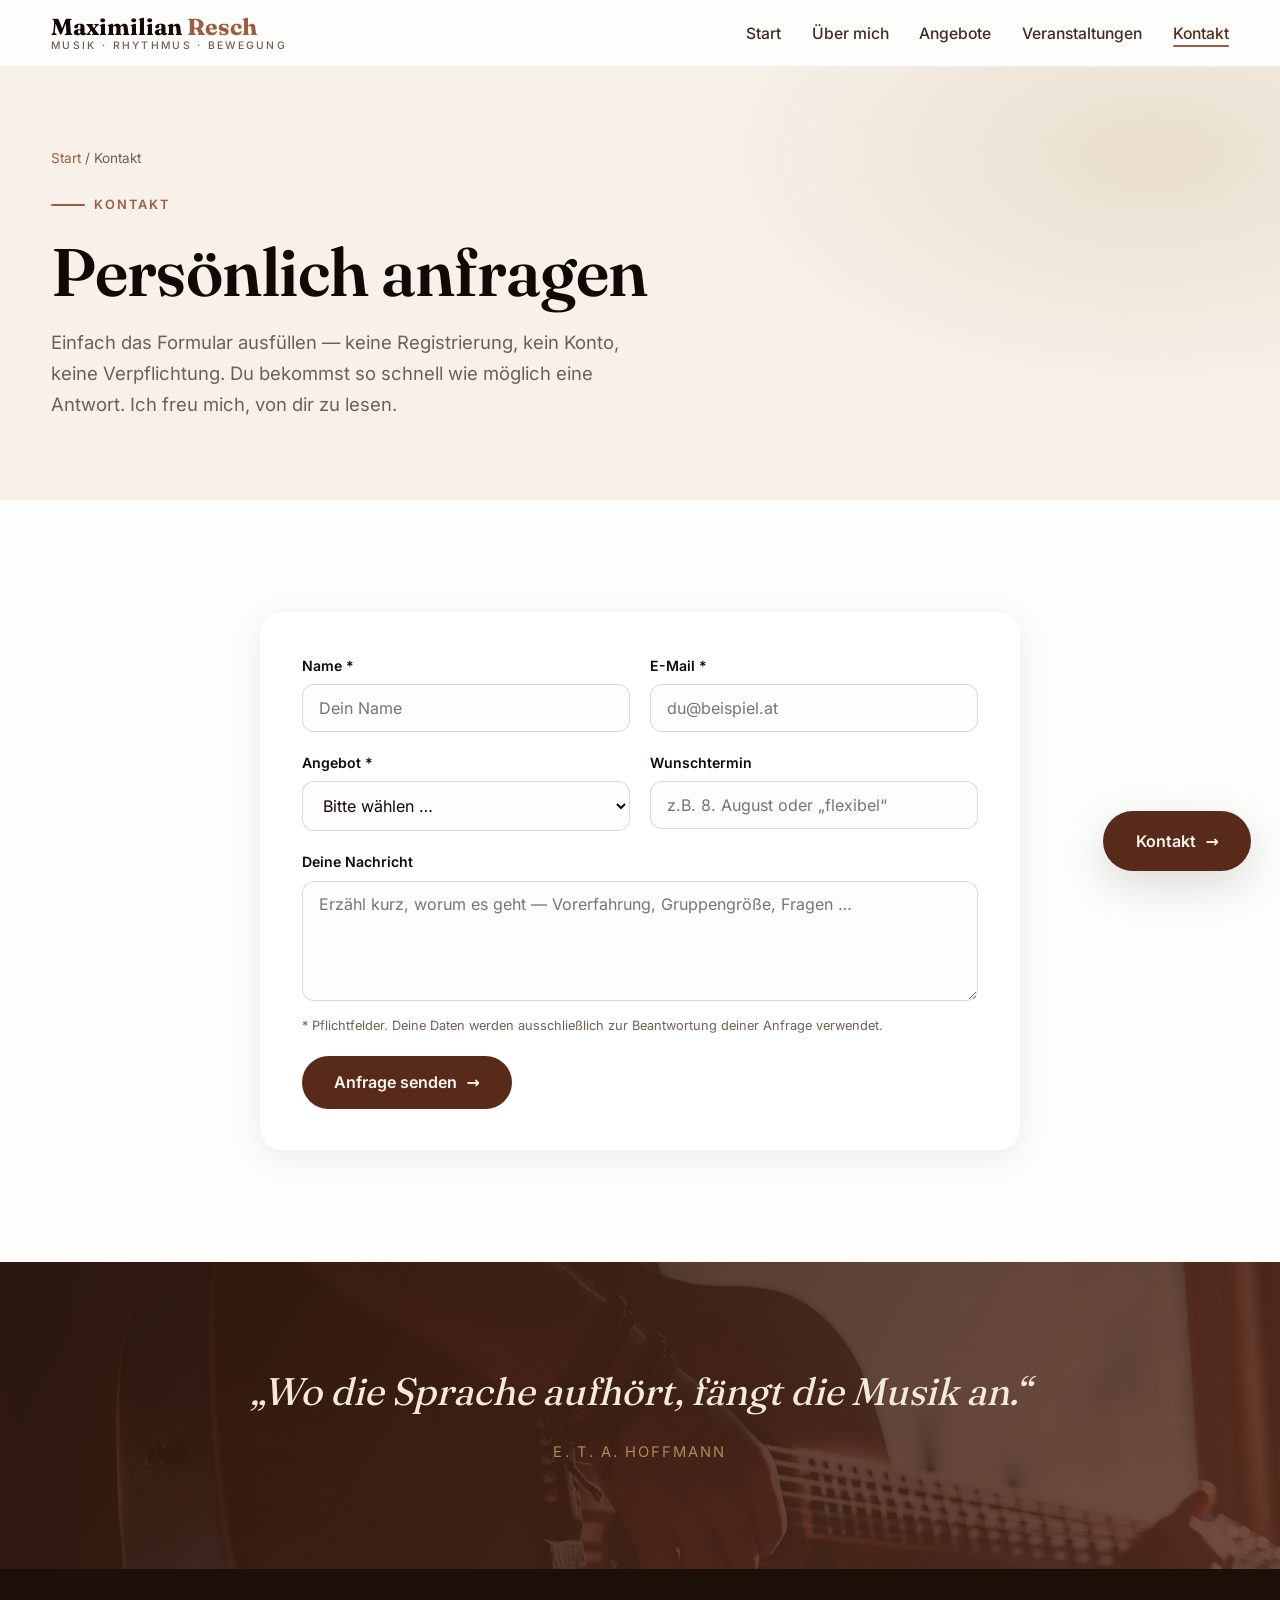
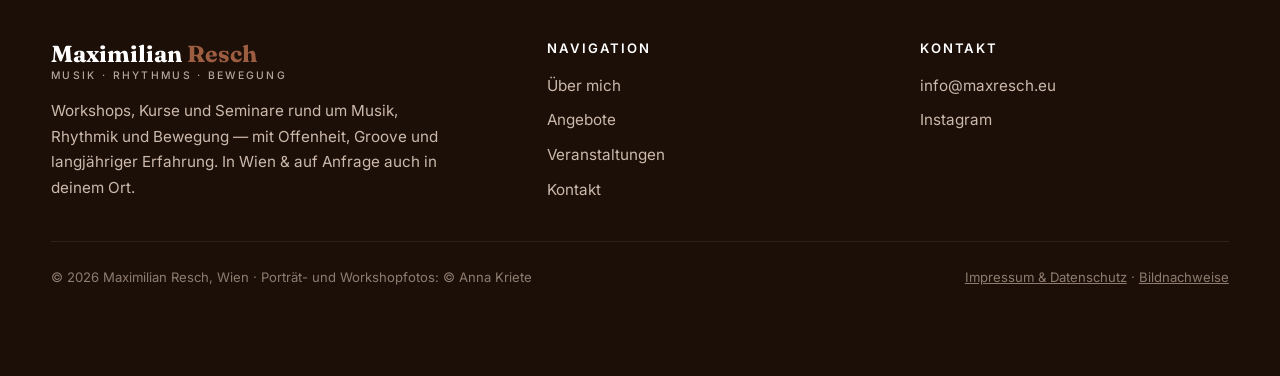
<file: kontakt.html>
<!DOCTYPE html>
<html lang="de">
<head>
  <meta charset="UTF-8" />
  <meta name="viewport" content="width=device-width, initial-scale=1.0" />
  <title>Kontakt — Workshops, Kurse &amp; Unterricht | Maximilian Resch, Wien</title>
  <meta name="description" content="Workshops, Kurse und Gitarrenunterricht bei Maximilian Resch anfragen — unkompliziert per Formular, ohne Registrierung." />
  <script>document.documentElement.classList.add("js");</script>
  <link rel="stylesheet" href="css/style.css" />
</head>
<body>

  <header class="site-header">
    <div class="container nav-bar">
      <a class="brand" href="index.html">Maximilian <span>Resch</span><small>Musik · Rhythmus · Bewegung</small></a>
      <nav aria-label="Hauptnavigation">
        <ul class="nav-links" id="nav-links">
          <li><a href="index.html">Start</a></li>
          <li><a href="ueber-mich.html">Über mich</a></li>
          <li><a href="angebote.html">Angebote</a></li>
          <li><a href="veranstaltungen.html">Veranstaltungen</a></li>
          <li><a href="kontakt.html" class="active">Kontakt</a></li>
        </ul>
      </nav>
      <button class="nav-toggle" aria-label="Menü öffnen" aria-expanded="false" aria-controls="nav-links">
        <span></span><span></span><span></span>
      </button>
    </div>
  </header>

  <a class="btn btn--primary floating-contact" href="kontakt.html">Kontakt <span class="arrow">→</span></a>

  <main>
    <section class="page-hero">
      <div class="container">
        <p class="breadcrumb"><a href="index.html">Start</a> / Kontakt</p>
        <span class="eyebrow">Kontakt</span>
        <h1>Persönlich anfragen</h1>
        <p class="lead">Einfach das Formular ausfüllen — keine Registrierung, kein Konto, keine Verpflichtung. Du bekommst so schnell wie möglich eine Antwort. Ich freu mich, von dir zu lesen.</p>
      </div>
    </section>

    <!-- ===== Anfrage-Formular ===== -->
    <section class="section" id="anfrage">
      <div class="container" style="max-width:760px;">
        <div class="form-card reveal">
          <form id="booking-form">
            <div class="form-grid">
              <div class="form-field">
                <label for="bf-name">Name *</label>
                <input type="text" id="bf-name" name="name" required autocomplete="name" placeholder="Dein Name" />
              </div>
              <div class="form-field">
                <label for="bf-email">E-Mail *</label>
                <input type="email" id="bf-email" name="email" required autocomplete="email" placeholder="du@beispiel.at" />
              </div>
              <div class="form-field">
                <label for="bf-angebot">Angebot *</label>
                <select id="bf-angebot" name="angebot" required>
                  <option value="">Bitte wählen …</option>
                  <option>TaKeTiNa-Workshop</option>
                  <option>Bodypercussion</option>
                  <option>Rhythmik</option>
                  <option>Gitarrenunterricht</option>
                  <option>Seminar / Teamevent</option>
                  <option>Sonstiges / Beratung</option>
                </select>
              </div>
              <div class="form-field">
                <label for="bf-termin">Wunschtermin</label>
                <input type="text" id="bf-termin" name="termin" placeholder="z.B. 8. August oder „flexibel“" />
              </div>
              <div class="form-field form-field--full">
                <label for="bf-nachricht">Deine Nachricht</label>
                <textarea id="bf-nachricht" name="nachricht" placeholder="Erzähl kurz, worum es geht — Vorerfahrung, Gruppengröße, Fragen …"></textarea>
              </div>
            </div>
            <!-- Spamschutz: für Menschen unsichtbar, Bots füllen es aus -->
            <input type="checkbox" name="botcheck" tabindex="-1" autocomplete="off" aria-hidden="true" style="position:absolute; left:-9999px;" />
            <p class="form-hint" style="margin-top:0.9rem;">* Pflichtfelder. Deine Daten werden ausschließlich zur Beantwortung deiner Anfrage verwendet.</p>
            <button type="submit" class="btn btn--primary" style="margin-top:1.2rem;">Anfrage senden <span class="arrow">→</span></button>
            <div id="form-msg" class="form-msg" role="status"></div>
          </form>
        </div>
      </div>
    </section>

    <section class="quote-band bg-gitarre-fenster">
      <div class="container reveal">
        <blockquote>Wo die Sprache aufhört, fängt die Musik an.</blockquote>
        <cite>E. T. A. Hoffmann</cite>
      </div>
    </section>
  </main>

  <footer class="site-footer">
    <div class="container">
      <div class="footer-grid">
        <div>
          <a class="brand" href="index.html">Maximilian <span>Resch</span><small>Musik · Rhythmus · Bewegung</small></a>
          <p style="margin-top:1rem; max-width:26rem;">Workshops, Kurse und Seminare rund um Musik, Rhythmik und Bewegung — mit Offenheit, Groove und langjähriger Erfahrung. In Wien &amp; auf Anfrage auch in deinem Ort.</p>
        </div>
        <div>
          <h4>Navigation</h4>
          <ul>
            <li><a href="ueber-mich.html">Über mich</a></li>
            <li><a href="angebote.html">Angebote</a></li>
            <li><a href="veranstaltungen.html">Veranstaltungen</a></li>
            <li><a href="kontakt.html">Kontakt</a></li>
          </ul>
        </div>
        <div>
          <h4>Kontakt</h4>
          <ul>
            <li><a href="mailto:info@maxresch.eu">info@maxresch.eu</a></li>
            <!-- PLATZHALTER: echten Instagram-Profil-Link eintragen, z.B. https://www.instagram.com/benutzername/ -->
            <li><a href="https://www.instagram.com/" target="_blank" rel="noopener">Instagram</a></li>
          </ul>
        </div>
      </div>
      <div class="footer-note">
        <span>© 2026 Maximilian Resch, Wien · Porträt- und Workshopfotos: ©&nbsp;Anna&nbsp;Kriete</span>
        <span><a href="impressum.html">Impressum &amp; Datenschutz</a> · <a href="impressum.html#bildnachweis">Bildnachweise</a></span>
      </div>
    </div>
  </footer>

  <script src="js/events.js"></script>
  <script src="js/main.js"></script>
</body>
</html>
</file>
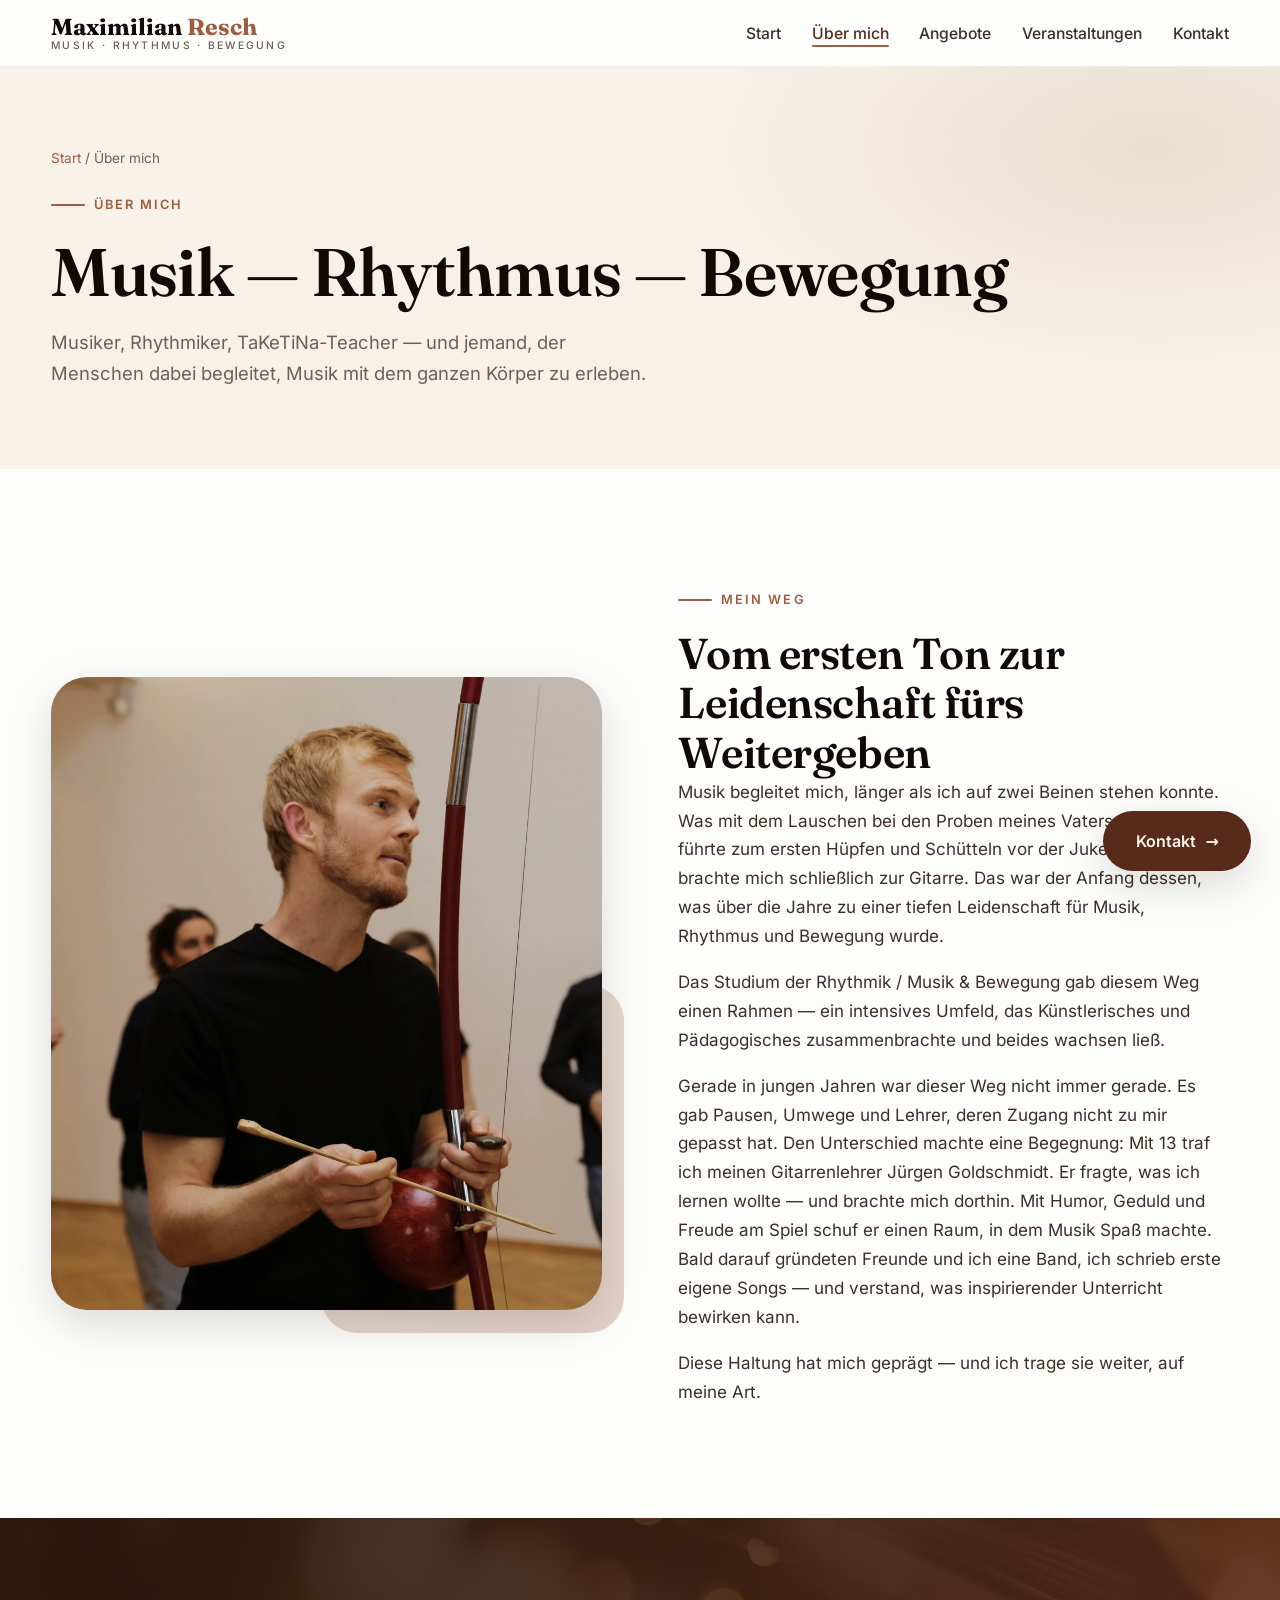
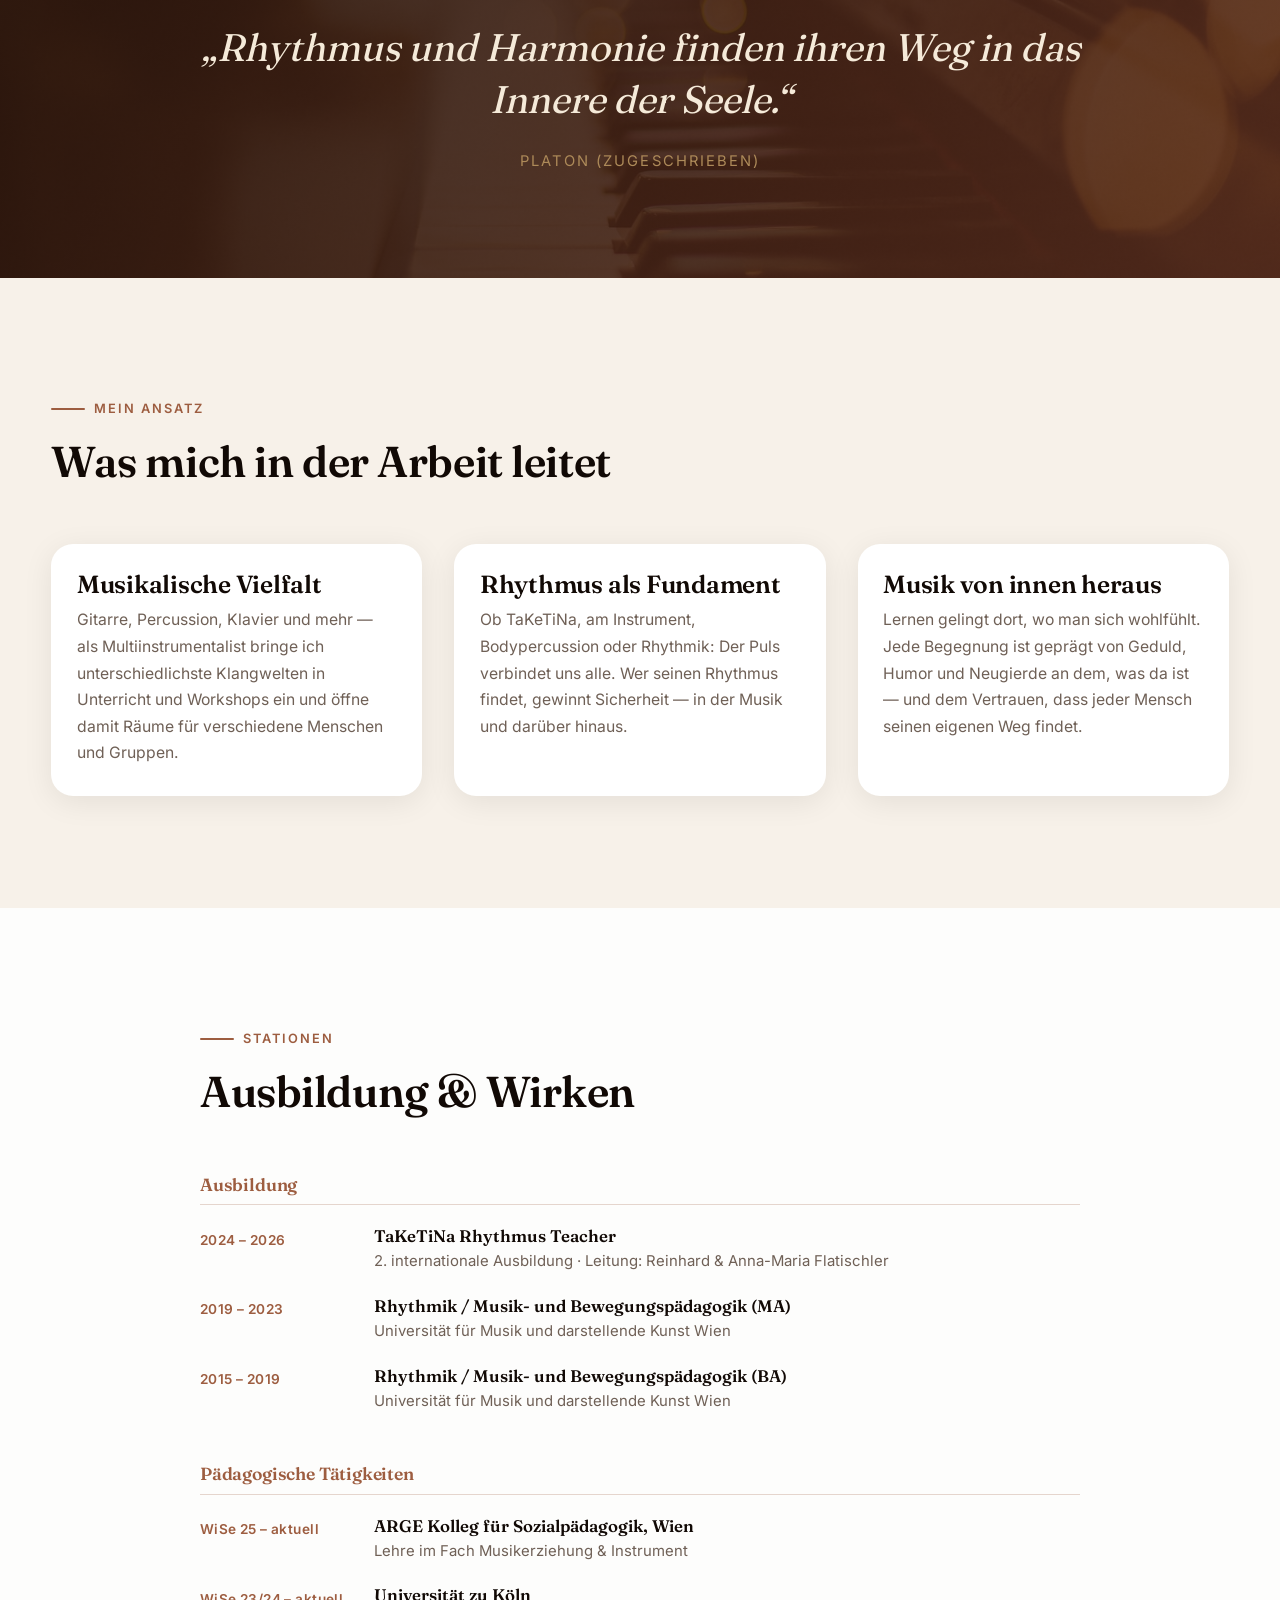
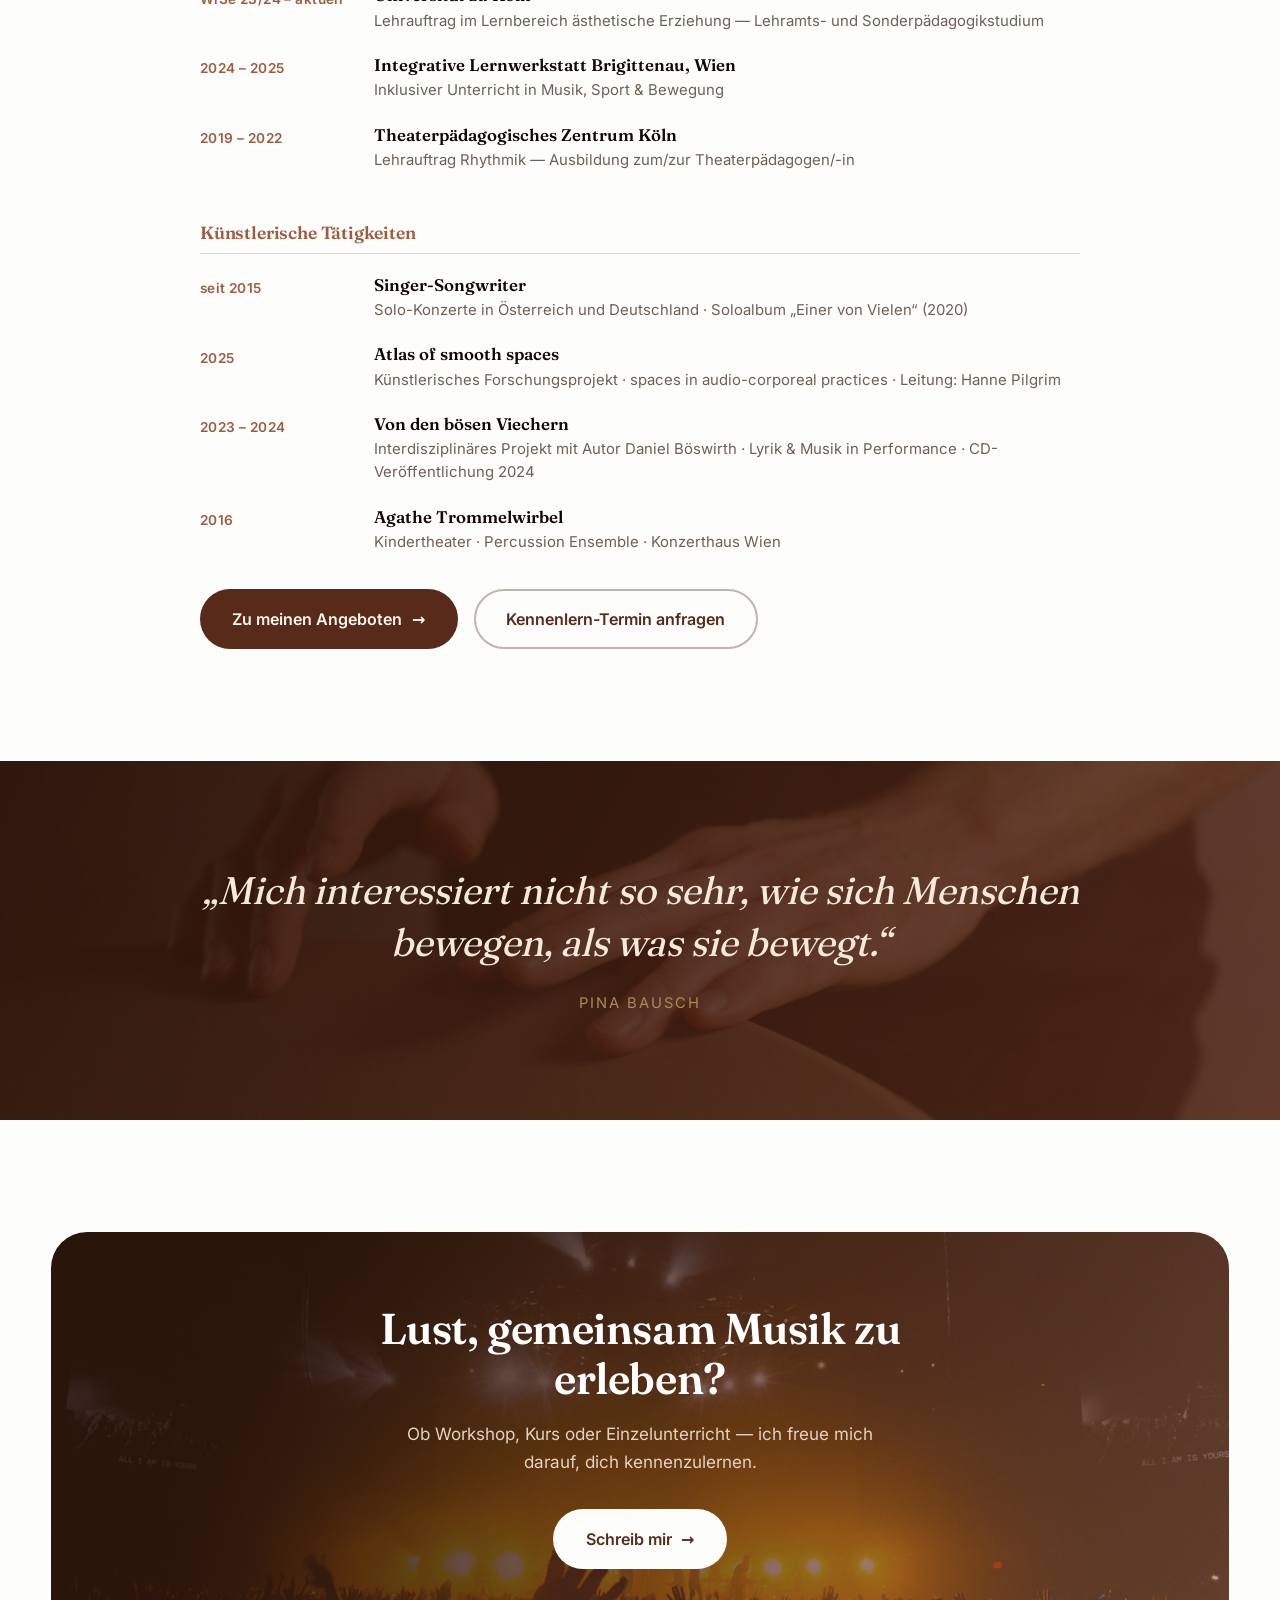
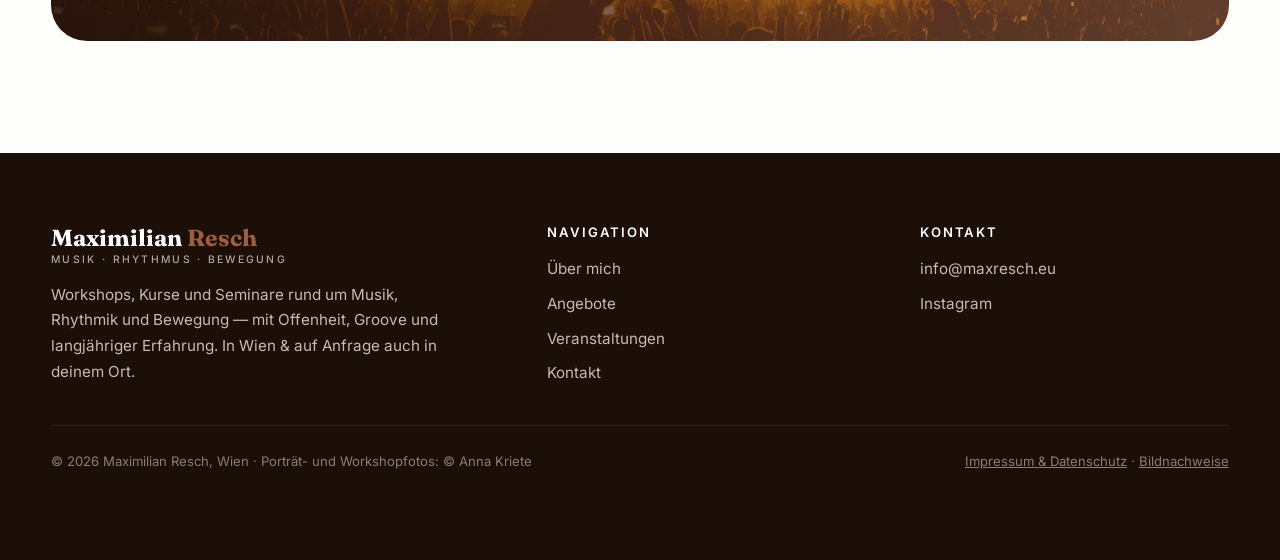
<file: ueber-mich.html>
<!DOCTYPE html>
<html lang="de">
<head>
  <meta charset="UTF-8" />
  <meta name="viewport" content="width=device-width, initial-scale=1.0" />
  <title>Über mich — Maximilian Resch | Musiker &amp; Musikpädagoge in Wien</title>
  <meta name="description" content="Maximilian Resch: Musiker, Rhythmiker und TaKeTiNa-Teacher aus Wien. Lern den Menschen hinter der Musik kennen — Weg, Ansatz und Stationen." />
  <script>document.documentElement.classList.add("js");</script>
  <link rel="stylesheet" href="css/style.css" />
</head>
<body>

  <header class="site-header">
    <div class="container nav-bar">
      <a class="brand" href="index.html">Maximilian <span>Resch</span><small>Musik · Rhythmus · Bewegung</small></a>
      <nav aria-label="Hauptnavigation">
        <ul class="nav-links" id="nav-links">
          <li><a href="index.html">Start</a></li>
          <li><a href="ueber-mich.html" class="active">Über mich</a></li>
          <li><a href="angebote.html">Angebote</a></li>
          <li><a href="veranstaltungen.html">Veranstaltungen</a></li>
          <li><a href="kontakt.html">Kontakt</a></li>
        </ul>
      </nav>
      <button class="nav-toggle" aria-label="Menü öffnen" aria-expanded="false" aria-controls="nav-links">
        <span></span><span></span><span></span>
      </button>
    </div>
  </header>

  <a class="btn btn--primary floating-contact" href="kontakt.html">Kontakt <span class="arrow">→</span></a>

  <main>
    <section class="page-hero">
      <div class="container">
        <p class="breadcrumb"><a href="index.html">Start</a> / Über mich</p>
        <span class="eyebrow">Über mich</span>
        <h1>Musik — Rhythmus — Bewegung</h1>
        <p class="lead">Musiker, Rhythmiker, TaKeTiNa-Teacher — und jemand, der Menschen dabei begleitet, Musik mit dem ganzen Körper zu erleben.</p>
      </div>
    </section>

    <section class="section">
      <div class="container split">
        <div class="split-media reveal">
          <img src="img/max-berimbau-workshop.jpg" alt="Maximilian Resch mit Berimbau in einer Workshop-Gruppe" style="object-position:40% 50%;" />
        </div>
        <div class="reveal reveal-d1">
          <span class="eyebrow">Mein Weg</span>
          <h2>Vom ersten Ton zur Leidenschaft fürs Weitergeben</h2>
          <p>Musik begleitet mich, länger als ich auf zwei Beinen stehen konnte. Was mit dem Lauschen bei den Proben meines Vaters begann, führte zum ersten Hüpfen und Schütteln vor der Jukebox und brachte mich schließlich zur Gitarre. Das war der Anfang dessen, was über die Jahre zu einer tiefen Leidenschaft für Musik, Rhythmus und Bewegung wurde.</p>
          <p>Das Studium der Rhythmik / Musik &amp; Bewegung gab diesem Weg einen Rahmen — ein intensives Umfeld, das Künstlerisches und Pädagogisches zusammenbrachte und beides wachsen ließ.</p>
          <p>Gerade in jungen Jahren war dieser Weg nicht immer gerade. Es gab Pausen, Umwege und Lehrer, deren Zugang nicht zu mir gepasst hat. Den Unterschied machte eine Begegnung: Mit 13 traf ich meinen Gitarrenlehrer Jürgen Goldschmidt. Er fragte, was ich lernen wollte — und brachte mich dorthin. Mit Humor, Geduld und Freude am Spiel schuf er einen Raum, in dem Musik Spaß machte. Bald darauf gründeten Freunde und ich eine Band, ich schrieb erste eigene Songs — und verstand, was inspirierender Unterricht bewirken kann.</p>
          <p>Diese Haltung hat mich geprägt — und ich trage sie weiter, auf meine Art.</p>
        </div>
      </div>
    </section>

    <section class="quote-band bg-klavier">
      <div class="container reveal">
        <blockquote>Rhythmus und Harmonie finden ihren Weg in das Innere der Seele.</blockquote>
        <cite>Platon (zugeschrieben)</cite>
      </div>
    </section>

    <section class="section section--warm">
      <div class="container">
        <div class="section-head reveal">
          <span class="eyebrow">Mein Ansatz</span>
          <h2>Was mich in der Arbeit leitet</h2>
        </div>
        <div class="card-grid">
          <article class="card reveal"><div class="card-body">
            <h3>Musikalische Vielfalt</h3>
            <p>Gitarre, Percussion, Klavier und mehr — als Multiinstrumentalist bringe ich unterschiedlichste Klangwelten in Unterricht und Workshops ein und öffne damit Räume für verschiedene Menschen und Gruppen.</p>
          </div></article>
          <article class="card reveal reveal-d1"><div class="card-body">
            <h3>Rhythmus als Fundament</h3>
            <p>Ob TaKeTiNa, am Instrument, Bodypercussion oder Rhythmik: Der Puls verbindet uns alle. Wer seinen Rhythmus findet, gewinnt Sicherheit — in der Musik und darüber hinaus.</p>
          </div></article>
          <article class="card reveal reveal-d2"><div class="card-body">
            <h3>Musik von innen heraus</h3>
            <p>Lernen gelingt dort, wo man sich wohlfühlt. Jede Begegnung ist geprägt von Geduld, Humor und Neugierde an dem, was da ist — und dem Vertrauen, dass jeder Mensch seinen eigenen Weg findet.</p>
          </div></article>
        </div>
      </div>
    </section>

    <!-- ===== Ausbildung & Wirken (Lebenslauf) ===== -->
    <section class="section">
      <div class="container" style="max-width:880px;">
        <div class="section-head reveal">
          <span class="eyebrow">Stationen</span>
          <h2>Ausbildung &amp; Wirken</h2>
        </div>

        <div class="cv-groups">
          <div class="cv-group reveal">
            <h3 class="cv-group-title">Ausbildung</h3>
            <ul class="cv-list">
              <li class="cv-item">
                <span class="cv-year">2024 – 2026</span>
                <div class="cv-body">
                  <strong>TaKeTiNa Rhythmus Teacher</strong>
                  <span>2. internationale Ausbildung · Leitung: Reinhard &amp; Anna-Maria Flatischler</span>
                </div>
              </li>
              <li class="cv-item">
                <span class="cv-year">2019 – 2023</span>
                <div class="cv-body">
                  <strong>Rhythmik / Musik- und Bewegungspädagogik (MA)</strong>
                  <span>Universität für Musik und darstellende Kunst Wien</span>
                </div>
              </li>
              <li class="cv-item">
                <span class="cv-year">2015 – 2019</span>
                <div class="cv-body">
                  <strong>Rhythmik / Musik- und Bewegungspädagogik (BA)</strong>
                  <span>Universität für Musik und darstellende Kunst Wien</span>
                </div>
              </li>
            </ul>
          </div>

          <div class="cv-group reveal">
            <h3 class="cv-group-title">Pädagogische Tätigkeiten</h3>
            <ul class="cv-list">
              <li class="cv-item">
                <span class="cv-year">WiSe 25 – aktuell</span>
                <div class="cv-body">
                  <strong>ARGE Kolleg für Sozialpädagogik, Wien</strong>
                  <span>Lehre im Fach Musikerziehung &amp; Instrument</span>
                </div>
              </li>
              <li class="cv-item">
                <span class="cv-year">WiSe 23/24 – aktuell</span>
                <div class="cv-body">
                  <strong>Universität zu Köln</strong>
                  <span>Lehrauftrag im Lernbereich ästhetische Erziehung — Lehramts- und Sonderpädagogikstudium</span>
                </div>
              </li>
              <li class="cv-item">
                <span class="cv-year">2024 – 2025</span>
                <div class="cv-body">
                  <strong>Integrative Lernwerkstatt Brigittenau, Wien</strong>
                  <span>Inklusiver Unterricht in Musik, Sport &amp; Bewegung</span>
                </div>
              </li>
              <li class="cv-item">
                <span class="cv-year">2019 – 2022</span>
                <div class="cv-body">
                  <strong>Theaterpädagogisches Zentrum Köln</strong>
                  <span>Lehrauftrag Rhythmik — Ausbildung zum/zur Theaterpädagogen/-in</span>
                </div>
              </li>
            </ul>
          </div>

          <div class="cv-group reveal">
            <h3 class="cv-group-title">Künstlerische Tätigkeiten</h3>
            <ul class="cv-list">
              <li class="cv-item">
                <span class="cv-year">seit 2015</span>
                <div class="cv-body">
                  <strong>Singer-Songwriter</strong>
                  <span>Solo-Konzerte in Österreich und Deutschland · Soloalbum „Einer von Vielen“ (2020)</span>
                </div>
              </li>
              <li class="cv-item">
                <span class="cv-year">2025</span>
                <div class="cv-body">
                  <strong>Atlas of smooth spaces</strong>
                  <span>Künstlerisches Forschungsprojekt · spaces in audio-corporeal practices · Leitung: Hanne Pilgrim</span>
                </div>
              </li>
              <li class="cv-item">
                <span class="cv-year">2023 – 2024</span>
                <div class="cv-body">
                  <strong>Von den bösen Viechern</strong>
                  <span>Interdisziplinäres Projekt mit Autor Daniel Böswirth · Lyrik &amp; Musik in Performance · CD-Veröffentlichung 2024</span>
                </div>
              </li>
              <li class="cv-item">
                <span class="cv-year">2016</span>
                <div class="cv-body">
                  <strong>Agathe Trommelwirbel</strong>
                  <span>Kindertheater · Percussion Ensemble · Konzerthaus Wien</span>
                </div>
              </li>
            </ul>
          </div>
        </div>

        <div class="hero-ctas reveal">
          <a class="btn btn--primary" href="angebote.html">Zu meinen Angeboten <span class="arrow">→</span></a>
          <a class="btn btn--ghost" href="kontakt.html">Kennenlern-Termin anfragen</a>
        </div>
      </div>
    </section>

    <section class="quote-band bg-haende">
      <div class="container reveal">
        <blockquote>Mich interessiert nicht so sehr, wie sich Menschen bewegen, als was sie bewegt.</blockquote>
        <cite>Pina Bausch</cite>
      </div>
    </section>

    <section class="section">
      <div class="container">
        <div class="cta-banner reveal bg-publikum">
          <h2>Lust, gemeinsam Musik zu erleben?</h2>
          <p>Ob Workshop, Kurs oder Einzelunterricht — ich freue mich darauf, dich kennenzulernen.</p>
          <a class="btn btn--light" href="kontakt.html">Schreib mir <span class="arrow">→</span></a>
        </div>
      </div>
    </section>
  </main>

  <footer class="site-footer">
    <div class="container">
      <div class="footer-grid">
        <div>
          <a class="brand" href="index.html">Maximilian <span>Resch</span><small>Musik · Rhythmus · Bewegung</small></a>
          <p style="margin-top:1rem; max-width:26rem;">Workshops, Kurse und Seminare rund um Musik, Rhythmik und Bewegung — mit Offenheit, Groove und langjähriger Erfahrung. In Wien &amp; auf Anfrage auch in deinem Ort.</p>
        </div>
        <div>
          <h4>Navigation</h4>
          <ul>
            <li><a href="ueber-mich.html">Über mich</a></li>
            <li><a href="angebote.html">Angebote</a></li>
            <li><a href="veranstaltungen.html">Veranstaltungen</a></li>
            <li><a href="kontakt.html">Kontakt</a></li>
          </ul>
        </div>
        <div>
          <h4>Kontakt</h4>
          <ul>
            <li><a href="mailto:info@maxresch.eu">info@maxresch.eu</a></li>
            <!-- PLATZHALTER: echten Instagram-Profil-Link eintragen, z.B. https://www.instagram.com/benutzername/ -->
            <li><a href="https://www.instagram.com/" target="_blank" rel="noopener">Instagram</a></li>
          </ul>
        </div>
      </div>
      <div class="footer-note">
        <span>© 2026 Maximilian Resch, Wien · Porträt- und Workshopfotos: ©&nbsp;Anna&nbsp;Kriete</span>
        <span><a href="impressum.html">Impressum &amp; Datenschutz</a> · <a href="impressum.html#bildnachweis">Bildnachweise</a></span>
      </div>
    </div>
  </footer>

  <script src="js/events.js"></script>
  <script src="js/main.js"></script>
</body>
</html>
</file>
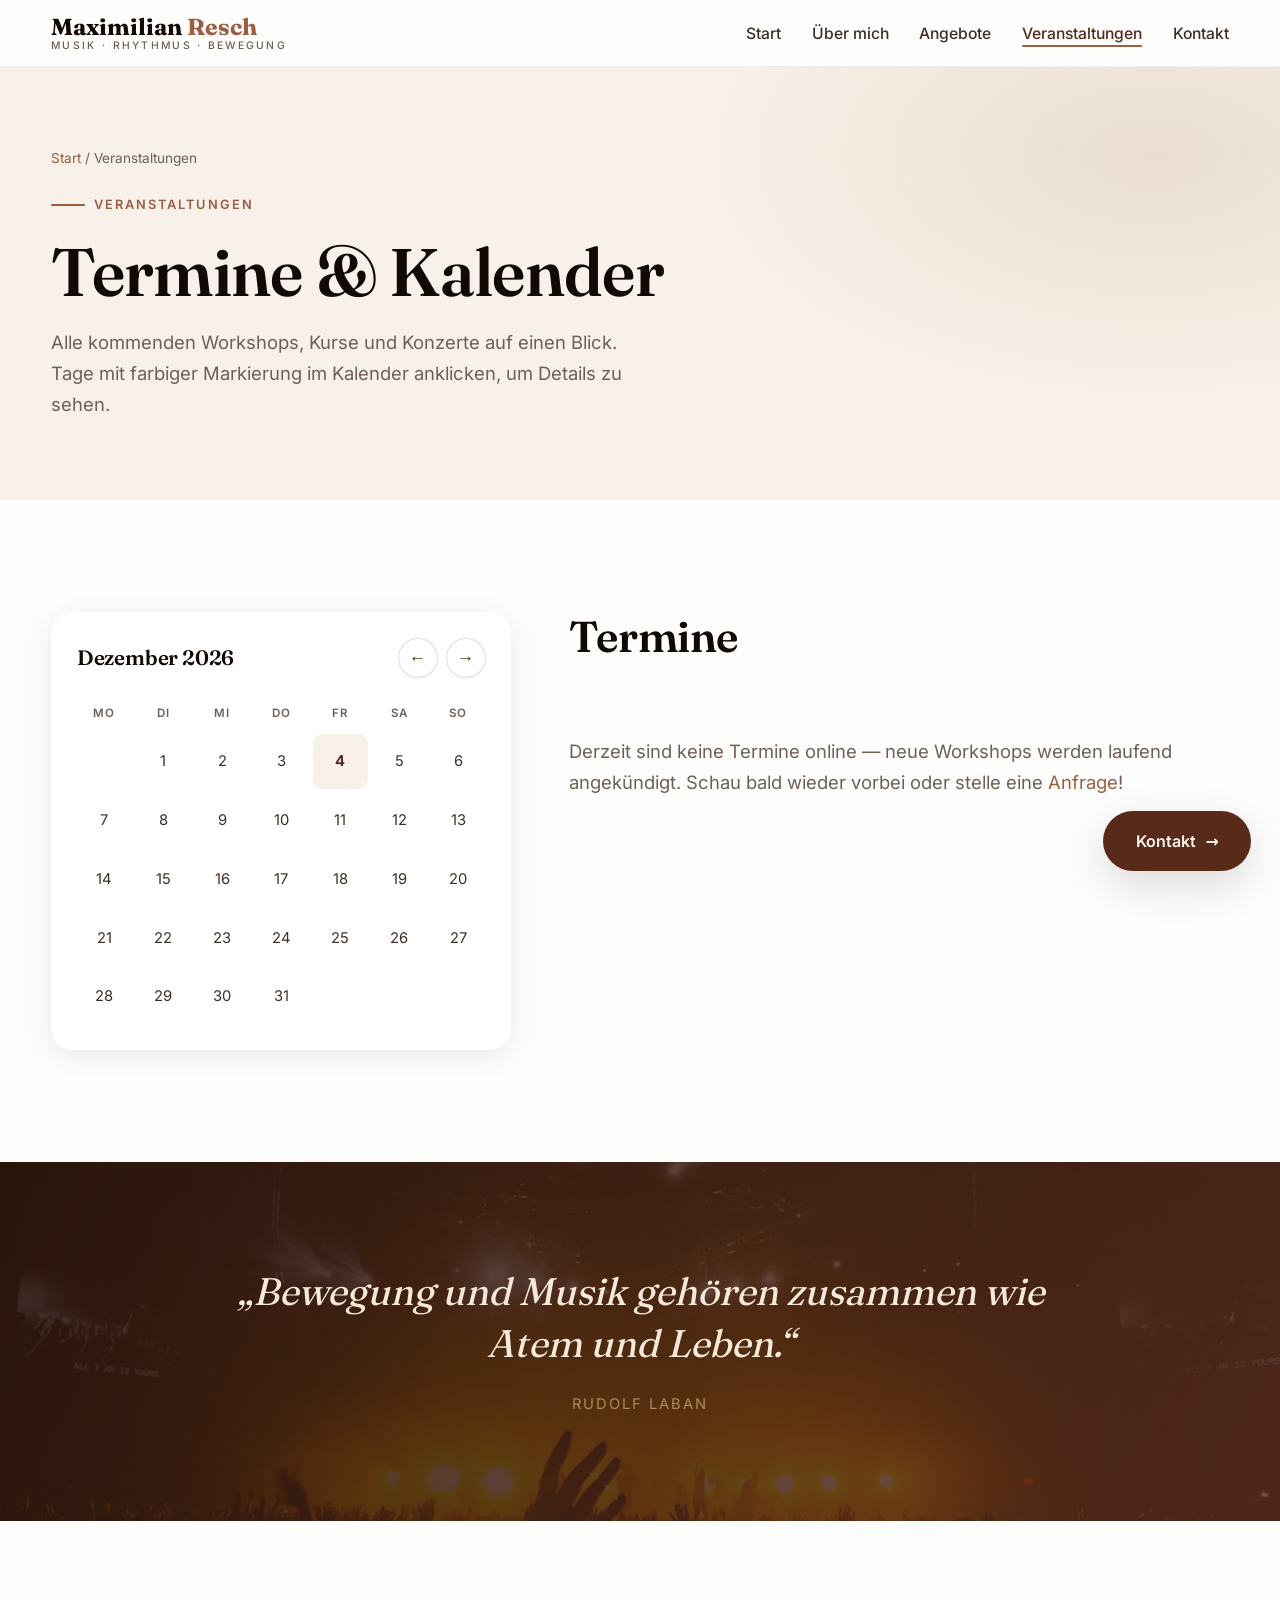
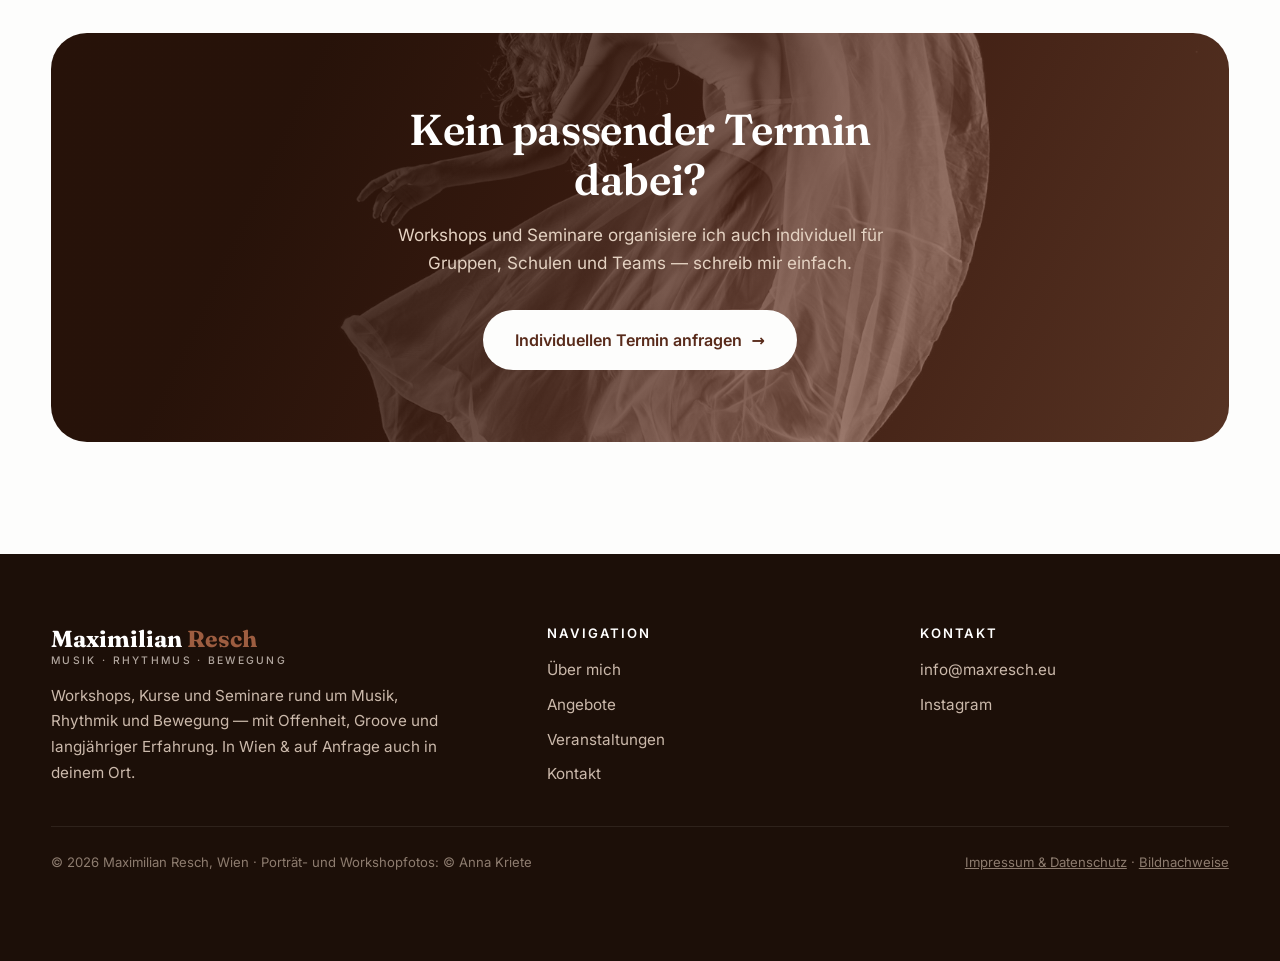
<file: veranstaltungen.html>
<!DOCTYPE html>
<html lang="de">
<head>
  <meta charset="UTF-8" />
  <meta name="viewport" content="width=device-width, initial-scale=1.0" />
  <title>Veranstaltungen &amp; Kalender | Maximilian Resch, Wien</title>
  <meta name="description" content="Aktuelle Workshops, Kurse und Konzerte von Maximilian Resch in Wien — mit Terminkalender und direkter Buchungsmöglichkeit." />
  <script>document.documentElement.classList.add("js");</script>
  <link rel="stylesheet" href="css/style.css" />
</head>
<body>

  <header class="site-header">
    <div class="container nav-bar">
      <a class="brand" href="index.html">Maximilian <span>Resch</span><small>Musik · Rhythmus · Bewegung</small></a>
      <nav aria-label="Hauptnavigation">
        <ul class="nav-links" id="nav-links">
          <li><a href="index.html">Start</a></li>
          <li><a href="ueber-mich.html">Über mich</a></li>
          <li><a href="angebote.html">Angebote</a></li>
          <li><a href="veranstaltungen.html" class="active">Veranstaltungen</a></li>
          <li><a href="kontakt.html">Kontakt</a></li>
        </ul>
      </nav>
      <button class="nav-toggle" aria-label="Menü öffnen" aria-expanded="false" aria-controls="nav-links">
        <span></span><span></span><span></span>
      </button>
    </div>
  </header>

  <a class="btn btn--primary floating-contact" href="kontakt.html">Kontakt <span class="arrow">→</span></a>

  <main>
    <section class="page-hero">
      <div class="container">
        <p class="breadcrumb"><a href="index.html">Start</a> / Veranstaltungen</p>
        <span class="eyebrow">Veranstaltungen</span>
        <h1>Termine &amp; Kalender</h1>
        <p class="lead">Alle kommenden Workshops, Kurse und Konzerte auf einen Blick. Tage mit farbiger Markierung im Kalender anklicken, um Details zu sehen.</p>      </div>
    </section>

    <section class="section">
      <div class="container calendar-layout">
        <div class="calendar reveal" id="calendar">
          <div class="calendar-head">
            <h3 class="cal-title">Monat</h3>
            <div class="cal-nav">
              <button type="button" class="cal-prev" aria-label="Voriger Monat">←</button>
              <button type="button" class="cal-next" aria-label="Nächster Monat">→</button>
            </div>
          </div>
          <div class="calendar-grid"></div>
          <div class="cal-detail"></div>
        </div>
        <div>
          <div class="section-head reveal">
            <h2>Termine</h2>
          </div>
          <div class="event-list" id="event-list"></div>
        </div>
      </div>
    </section>

    <section class="quote-band bg-publikum">
      <div class="container reveal">
        <blockquote>Bewegung und Musik gehören zusammen wie Atem und Leben.</blockquote>
        <cite>Rudolf Laban</cite>
      </div>
    </section>

    <section class="section">
      <div class="container">
        <div class="cta-banner reveal bg-taenzerin">
          <h2>Kein passender Termin dabei?</h2>
          <p>Workshops und Seminare organisiere ich auch individuell für Gruppen, Schulen und Teams — schreib mir einfach.</p>
          <a class="btn btn--light" href="kontakt.html">Individuellen Termin anfragen <span class="arrow">→</span></a>
        </div>
      </div>
    </section>
  </main>

  <footer class="site-footer">
    <div class="container">
      <div class="footer-grid">
        <div>
          <a class="brand" href="index.html">Maximilian <span>Resch</span><small>Musik · Rhythmus · Bewegung</small></a>
          <p style="margin-top:1rem; max-width:26rem;">Workshops, Kurse und Seminare rund um Musik, Rhythmik und Bewegung — mit Offenheit, Groove und langjähriger Erfahrung. In Wien &amp; auf Anfrage auch in deinem Ort.</p>
        </div>
        <div>
          <h4>Navigation</h4>
          <ul>
            <li><a href="ueber-mich.html">Über mich</a></li>
            <li><a href="angebote.html">Angebote</a></li>
            <li><a href="veranstaltungen.html">Veranstaltungen</a></li>
            <li><a href="kontakt.html">Kontakt</a></li>
          </ul>
        </div>
        <div>
          <h4>Kontakt</h4>
          <ul>
            <li><a href="mailto:info@maxresch.eu">info@maxresch.eu</a></li>
            <!-- PLATZHALTER: echten Instagram-Profil-Link eintragen, z.B. https://www.instagram.com/benutzername/ -->
            <li><a href="https://www.instagram.com/" target="_blank" rel="noopener">Instagram</a></li>
          </ul>
        </div>
      </div>
      <div class="footer-note">
        <span>© 2026 Maximilian Resch, Wien · Porträt- und Workshopfotos: ©&nbsp;Anna&nbsp;Kriete</span>
        <span><a href="impressum.html">Impressum &amp; Datenschutz</a> · <a href="impressum.html#bildnachweis">Bildnachweise</a></span>
      </div>
    </div>
  </footer>

  <script src="js/events.js"></script>
  <script src="js/main.js"></script>
</body>
</html>
</file>
<file: css/style.css>
/* ============================================================
   Max Resch — Musik · Rhythmus · Bewegung
   Design-System: warme Erdtöne, Serif-Headlines, organische Formen
   ============================================================ */

/* ---------- Fonts (self-hosted, DSGVO-freundlich) ---------- */
@font-face {
  font-family: "Fraunces";
  font-style: normal;
  font-weight: 300 900;
  font-display: swap;
  src: url("../fonts/fraunces-latin.woff2") format("woff2");
}
@font-face {
  font-family: "Inter";
  font-style: normal;
  font-weight: 300 800;
  font-display: swap;
  src: url("../fonts/inter-latin.woff2") format("woff2");
}

/* ---------- Design Tokens ---------- */
:root {
  --bg: #fdfdfc;
  --bg-warm: #f7f1e9;
  --bg-sand: #f0e6d9;
  --ink: #110905;
  --ink-soft: #3d2f26;
  --brown: #582a1a;
  --terra: #9d5d40;
  --terra-dark: #7f4930;
  --ochre: #ad8a59;
  --grey: #6f6056;
  --grey-light: #b1a69e;
  --violet: #865895;
  --white: #ffffff;

  --font-serif: "Fraunces", Georgia, "Times New Roman", serif;
  --font-sans: "Inter", "Segoe UI", system-ui, sans-serif;

  --radius-s: 12px;
  --radius-m: 22px;
  --radius-l: 36px;

  --shadow-soft: 0 6px 30px rgba(17, 9, 5, 0.08);
  --shadow-lift: 0 14px 44px rgba(17, 9, 5, 0.14);

  --maxw: 1180px;
  --transition: 0.3s cubic-bezier(0.25, 0.6, 0.3, 1);
}

/* ---------- Reset & Basis ---------- */
*,
*::before,
*::after {
  box-sizing: border-box;
  margin: 0;
  padding: 0;
}

html {
  scroll-behavior: smooth;
}

body {
  font-family: var(--font-sans);
  font-size: 1.0625rem;
  line-height: 1.7;
  color: var(--ink-soft);
  background: var(--bg);
  -webkit-font-smoothing: antialiased;
  overflow-x: hidden;
}

img {
  max-width: 100%;
  display: block;
}

a {
  color: var(--terra);
  text-decoration: none;
  transition: color var(--transition);
}
a:hover {
  color: var(--brown);
}

h1, h2, h3, h4 {
  font-family: var(--font-serif);
  font-weight: 600;
  color: var(--ink);
  line-height: 1.15;
  letter-spacing: -0.01em;
}

h1 { font-size: clamp(2.4rem, 5.5vw, 4.2rem); }
h2 { font-size: clamp(1.8rem, 3.6vw, 2.7rem); }
h3 { font-size: clamp(1.25rem, 2.2vw, 1.55rem); }

p + p { margin-top: 1em; }

::selection {
  background: var(--ochre);
  color: var(--white);
}

/* ---------- Layout-Helfer ---------- */
.container {
  width: min(var(--maxw), 92vw);
  margin-inline: auto;
}

.section {
  padding: clamp(4rem, 9vw, 7rem) 0;
  position: relative;
}

.section--warm { background: var(--bg-warm); }
.section--sand { background: var(--bg-sand); }
.section--dark {
  background: linear-gradient(145deg, #2a140b 0%, var(--brown) 55%, #6b3a24 100%);
  color: #efe3d8;
}
.section--dark h2,
.section--dark h3 { color: var(--white); }

.section-head {
  max-width: 640px;
  margin-bottom: clamp(2.2rem, 5vw, 3.6rem);
}
.section-head--center {
  margin-inline: auto;
  text-align: center;
}

.eyebrow {
  display: inline-flex;
  align-items: center;
  gap: 0.55rem;
  font-size: 0.8rem;
  font-weight: 600;
  letter-spacing: 0.16em;
  text-transform: uppercase;
  color: var(--terra);
  margin-bottom: 1.1rem;
}
.eyebrow::before {
  content: "";
  width: 34px;
  height: 2px;
  border-radius: 2px;
  background: currentColor;
}
.section--dark .eyebrow { color: var(--ochre); }

.lead {
  font-size: 1.15rem;
  color: var(--grey);
  margin-top: 1rem;
}
.section--dark .lead { color: #d9c6b8; }

/* ---------- Buttons ---------- */
.btn {
  display: inline-flex;
  align-items: center;
  gap: 0.6rem;
  font-family: var(--font-sans);
  font-weight: 600;
  font-size: 1rem;
  padding: 0.9rem 1.9rem;
  border-radius: 999px;
  border: 2px solid transparent;
  cursor: pointer;
  transition: transform var(--transition), box-shadow var(--transition),
    background var(--transition), color var(--transition), border-color var(--transition);
}
.btn--primary {
  background: var(--brown);
  color: #fff7ef;
}
.btn--primary:hover {
  background: var(--terra-dark);
  color: var(--white);
  transform: translateY(-3px);
  box-shadow: var(--shadow-lift);
}
.btn--ghost {
  background: transparent;
  color: var(--brown);
  border-color: rgba(88, 42, 26, 0.35);
}
.btn--ghost:hover {
  border-color: var(--brown);
  background: rgba(88, 42, 26, 0.06);
  color: var(--brown);
  transform: translateY(-3px);
}
.btn--light {
  background: var(--bg);
  color: var(--brown);
}
.btn--light:hover {
  background: var(--white);
  transform: translateY(-3px);
  box-shadow: var(--shadow-lift);
  color: var(--ink);
}
.btn .arrow { transition: transform var(--transition); }
.btn:hover .arrow { transform: translateX(4px); }

/* ---------- Header / Navigation ---------- */
.site-header {
  position: sticky;
  top: 0;
  z-index: 60;
  background: rgba(253, 253, 252, 0.82);
  backdrop-filter: blur(14px);
  -webkit-backdrop-filter: blur(14px);
  border-bottom: 1px solid rgba(17, 9, 5, 0.06);
}
.nav-bar {
  display: flex;
  align-items: center;
  justify-content: space-between;
  gap: 1.5rem;
  padding: 0.9rem 0;
}
.brand {
  font-family: var(--font-serif);
  font-size: 1.45rem;
  font-weight: 700;
  color: var(--ink);
  line-height: 1.1;
}
.brand span { color: var(--terra); }
.brand small {
  display: block;
  font-family: var(--font-sans);
  font-size: 0.65rem;
  font-weight: 500;
  letter-spacing: 0.22em;
  text-transform: uppercase;
  color: var(--grey);
}

.nav-links {
  display: flex;
  align-items: center;
  gap: clamp(1rem, 2.4vw, 2.1rem);
  list-style: none;
}
.nav-links a {
  font-size: 0.98rem;
  font-weight: 500;
  color: var(--ink-soft);
  position: relative;
  padding: 0.3rem 0;
}
.nav-links a::after {
  content: "";
  position: absolute;
  left: 0;
  bottom: 0;
  width: 100%;
  height: 2px;
  border-radius: 2px;
  background: var(--terra);
  transform: scaleX(0);
  transform-origin: left;
  transition: transform var(--transition);
}
.nav-links a:hover,
.nav-links a.active { color: var(--brown); }
.nav-links a:hover::after,
.nav-links a.active::after { transform: scaleX(1); }

.nav-cta { white-space: nowrap; padding: 0.65rem 1.4rem; font-size: 0.95rem; }

.nav-toggle {
  display: none;
  flex-direction: column;
  gap: 5px;
  background: none;
  border: none;
  cursor: pointer;
  padding: 0.5rem;
}
.nav-toggle span {
  width: 26px;
  height: 2.5px;
  border-radius: 3px;
  background: var(--ink);
  transition: transform var(--transition), opacity var(--transition);
}

/* ---------- Floating Kontakt-Button ---------- */
.floating-contact {
  position: fixed;
  right: clamp(1.1rem, 3vw, 1.8rem);
  bottom: clamp(1.1rem, 3vw, 1.8rem);
  z-index: 55;
  box-shadow: var(--shadow-lift);
}
@media (prefers-reduced-motion: reduce) {
  .floating-contact { transition: none; }
}

/* ---------- Hero ---------- */
.hero {
  position: relative;
  overflow: hidden;
  padding: clamp(3.5rem, 8vw, 6.5rem) 0 clamp(4rem, 9vw, 7rem);
  background:
    radial-gradient(58% 70% at 88% 12%, rgba(173, 138, 89, 0.16) 0%, transparent 70%),
    radial-gradient(45% 60% at 6% 85%, rgba(134, 88, 149, 0.10) 0%, transparent 70%),
    var(--bg);
}
.hero-grid {
  display: grid;
  grid-template-columns: 1.05fr 0.95fr;
  align-items: center;
  gap: clamp(2.5rem, 6vw, 5rem);
}
.hero h1 em {
  font-style: italic;
  font-weight: 400;
  color: var(--terra);
}
.hero .lead { max-width: 34rem; }
.hero-ctas {
  display: flex;
  flex-wrap: wrap;
  gap: 1rem;
  margin-top: 2.2rem;
}
.hero-facts {
  display: flex;
  flex-wrap: wrap;
  gap: 1.6rem 2.6rem;
  margin-top: 2.8rem;
}
.hero-facts .fact strong {
  display: block;
  font-family: var(--font-serif);
  font-size: 1.7rem;
  font-weight: 700;
  color: var(--brown);
}
.hero-facts .fact span {
  font-size: 0.86rem;
  color: var(--grey);
}

/* Organisch maskiertes Hero-Bild */
.blob-frame {
  position: relative;
}
.blob-frame::before {
  content: "";
  position: absolute;
  inset: -7%;
  background: linear-gradient(140deg, rgba(173, 138, 89, 0.35), rgba(157, 93, 64, 0.22) 55%, rgba(134, 88, 149, 0.20));
  border-radius: 58% 42% 55% 45% / 48% 55% 45% 52%;
  animation: blob-drift 14s ease-in-out infinite alternate;
  z-index: 0;
}
.blob-frame img {
  position: relative;
  z-index: 1;
  width: 100%;
  aspect-ratio: 0.92;
  object-fit: cover;
  border-radius: 55% 45% 48% 52% / 52% 46% 54% 48%;
  animation: blob-drift 18s ease-in-out infinite alternate-reverse;
  box-shadow: var(--shadow-lift);
}
@keyframes blob-drift {
  0%   { border-radius: 55% 45% 48% 52% / 52% 46% 54% 48%; }
  50%  { border-radius: 48% 52% 56% 44% / 46% 54% 46% 54%; }
  100% { border-radius: 58% 42% 45% 55% / 50% 48% 52% 50%; }
}

/* ---------- Cards ---------- */
.card-grid {
  display: grid;
  grid-template-columns: repeat(auto-fit, minmax(255px, 1fr));
  gap: clamp(1.2rem, 2.6vw, 2rem);
}
/* Angebots-Raster: bewusst dreispaltig, damit die sechs Angebote
   als 3 × 2 aufgehen (auto-fit würde 4 + 2 ergeben). */
.card-grid--3 { grid-template-columns: repeat(3, 1fr); }
@media (max-width: 980px) { .card-grid--3 { grid-template-columns: repeat(2, 1fr); } }
@media (max-width: 620px) { .card-grid--3 { grid-template-columns: 1fr; } }
.card {
  background: var(--white);
  border-radius: var(--radius-m);
  overflow: hidden;
  box-shadow: var(--shadow-soft);
  display: flex;
  flex-direction: column;
  transition: transform var(--transition), box-shadow var(--transition);
}
.card:hover {
  transform: translateY(-8px);
  box-shadow: var(--shadow-lift);
}
.card-media {
  position: relative;
  aspect-ratio: 16 / 10;
  overflow: hidden;
}
.card-media img {
  width: 100%;
  height: 100%;
  object-fit: cover;
  filter: sepia(0.14) saturate(0.92);
  transition: transform 0.7s ease;
}
.card:hover .card-media img { transform: scale(1.07); }
.card-media::after {
  content: "";
  position: absolute;
  inset: 0;
  background: linear-gradient(180deg, transparent 45%, rgba(43, 20, 10, 0.42));
  mix-blend-mode: multiply;
}
.card-tag {
  position: absolute;
  top: 1rem;
  left: 1rem;
  z-index: 2;
  background: rgba(253, 253, 252, 0.92);
  color: var(--brown);
  font-size: 0.75rem;
  font-weight: 600;
  letter-spacing: 0.08em;
  text-transform: uppercase;
  padding: 0.35rem 0.85rem;
  border-radius: 999px;
}
.card-body {
  padding: 1.6rem 1.6rem 1.8rem;
  display: flex;
  flex-direction: column;
  flex: 1;
}
.card-body h3 { margin-bottom: 0.55rem; }
.card-body p { font-size: 0.98rem; color: var(--grey); flex: 1; }
.card-meta {
  display: flex;
  flex-wrap: wrap;
  gap: 0.5rem;
  margin: 1rem 0 1.2rem;
}
.card-meta span {
  font-size: 0.78rem;
  font-weight: 500;
  color: var(--ink-soft);
  background: var(--bg-warm);
  border-radius: 999px;
  padding: 0.28rem 0.8rem;
}
.card-link {
  font-weight: 600;
  font-size: 0.98rem;
  display: inline-flex;
  align-items: center;
  gap: 0.45rem;
}
.card-link .arrow { transition: transform var(--transition); }
.card-link:hover .arrow { transform: translateX(4px); }

/* ---------- Zitat-Band ---------- */
.quote-band {
  position: relative;
  overflow: hidden;
  padding: clamp(4rem, 9vw, 6.5rem) 0;
  background:
    linear-gradient(120deg, rgba(43, 20, 10, 0.88), rgba(88, 42, 26, 0.82)),
    var(--img-bg, none) center/cover no-repeat;
  color: #f5ead9;
  text-align: center;
}
.quote-band blockquote {
  font-family: var(--font-serif);
  font-size: clamp(1.5rem, 3.4vw, 2.4rem);
  font-style: italic;
  font-weight: 400;
  line-height: 1.35;
  max-width: 55rem;
  margin-inline: auto;
}
.quote-band blockquote::before { content: "„"; }
.quote-band blockquote::after { content: "“"; }
.quote-band cite {
  display: block;
  margin-top: 1.4rem;
  font-family: var(--font-sans);
  font-style: normal;
  font-size: 0.92rem;
  letter-spacing: 0.14em;
  text-transform: uppercase;
  color: var(--ochre);
}

/* Kleines Inline-Zitat */
.quote-inline {
  border-left: 4px solid var(--ochre);
  background: var(--bg-warm);
  border-radius: 0 var(--radius-m) var(--radius-m) 0;
  padding: 1.6rem 1.9rem;
  margin: 2.2rem 0;
}
.quote-inline blockquote {
  font-family: var(--font-serif);
  font-style: italic;
  font-size: 1.25rem;
  color: var(--ink);
}
.quote-inline blockquote::before { content: "„"; }
.quote-inline blockquote::after { content: "“"; }
.quote-inline cite {
  display: block;
  margin-top: 0.6rem;
  font-style: normal;
  font-size: 0.85rem;
  letter-spacing: 0.1em;
  text-transform: uppercase;
  color: var(--grey);
}

/* ---------- Split-Sektionen (Bild + Text) ---------- */
.split {
  display: grid;
  grid-template-columns: repeat(auto-fit, minmax(320px, 1fr));
  gap: clamp(2.4rem, 6vw, 5rem);
  align-items: center;
}
.split-media {
  position: relative;
}
.split-media img {
  width: 100%;
  aspect-ratio: 4 / 4.6;
  object-fit: cover;
  border-radius: var(--radius-l);
  box-shadow: var(--shadow-lift);
  filter: sepia(0.16) saturate(0.9);
}
.split-media::before {
  content: "";
  position: absolute;
  inset: auto -1.4rem -1.4rem auto;
  width: 55%;
  height: 55%;
  border-radius: var(--radius-l);
  background: linear-gradient(140deg, var(--ochre), var(--terra));
  opacity: 0.28;
  z-index: -1;
}
.split-media--tint::after {
  content: "";
  position: absolute;
  inset: 0;
  border-radius: var(--radius-l);
  background: linear-gradient(160deg, rgba(157, 93, 64, 0.32), rgba(134, 88, 149, 0.18));
  mix-blend-mode: multiply;
}

/* Checkliste */
.check-list {
  list-style: none;
  margin-top: 1.4rem;
  display: grid;
  gap: 0.8rem;
}
.check-list li {
  display: flex;
  gap: 0.8rem;
  align-items: flex-start;
}
.check-list li::before {
  content: "✓";
  flex: 0 0 auto;
  width: 1.5rem;
  height: 1.5rem;
  border-radius: 50%;
  background: rgba(173, 138, 89, 0.22);
  color: var(--brown);
  font-size: 0.85rem;
  font-weight: 700;
  display: grid;
  place-items: center;
  margin-top: 0.2rem;
}

/* ---------- Lebenslauf / Stationen (Über mich) ---------- */
.cv-groups {
  display: grid;
  gap: clamp(2.2rem, 5vw, 3.2rem);
}
.cv-group-title {
  font-size: 1.1rem;
  color: var(--terra);
  padding-bottom: 0.6rem;
  margin-bottom: 1.3rem;
  border-bottom: 1px solid rgba(157, 93, 64, 0.25);
}
.cv-list {
  list-style: none;
  display: grid;
  gap: 1.4rem;
}
.cv-item {
  display: grid;
  grid-template-columns: 9.5rem 1fr;
  gap: 1.4rem;
}
.cv-year {
  font-size: 0.85rem;
  font-weight: 600;
  color: var(--terra);
  letter-spacing: 0.03em;
  padding-top: 0.15rem;
}
.cv-body strong {
  display: block;
  font-family: var(--font-serif);
  font-size: 1.05rem;
  font-weight: 600;
  color: var(--ink);
  line-height: 1.3;
  margin-bottom: 0.15rem;
}
.cv-body span {
  display: block;
  font-size: 0.93rem;
  color: var(--grey);
  line-height: 1.55;
}
@media (max-width: 640px) {
  .cv-item { grid-template-columns: 1fr; gap: 0.25rem; }
  .cv-year { padding-top: 0; }
}

/* ---------- Testimonials ---------- */
.testimonial {
  background: var(--white);
  border-radius: var(--radius-m);
  padding: 1.9rem;
  box-shadow: var(--shadow-soft);
  display: flex;
  flex-direction: column;
  gap: 1.1rem;
}
.testimonial p {
  font-size: 0.99rem;
  font-style: italic;
  color: var(--ink-soft);
}
.testimonial footer {
  display: flex;
  align-items: center;
  gap: 0.9rem;
}
.testimonial .avatar {
  width: 46px;
  height: 46px;
  border-radius: 50%;
  display: grid;
  place-items: center;
  font-family: var(--font-serif);
  font-weight: 700;
  color: var(--white);
  background: linear-gradient(140deg, var(--terra), var(--violet));
}
.testimonial footer strong { display: block; font-size: 0.95rem; color: var(--ink); }
.testimonial footer span { font-size: 0.82rem; color: var(--grey); }

/* ---------- Veranstaltungen ---------- */
.event-list {
  display: grid;
  gap: 1.1rem;
}
.event-item {
  display: grid;
  grid-template-columns: auto 1fr auto;
  align-items: center;
  gap: 1.4rem;
  background: var(--white);
  border-radius: var(--radius-m);
  padding: 1.2rem 1.5rem;
  box-shadow: var(--shadow-soft);
  transition: transform var(--transition), box-shadow var(--transition);
}
.event-item:hover {
  transform: translateX(6px);
  box-shadow: var(--shadow-lift);
}
.event-date {
  text-align: center;
  min-width: 72px;
  background: var(--bg-warm);
  border-radius: var(--radius-s);
  padding: 0.7rem 0.6rem;
}
.event-date .day {
  display: block;
  font-family: var(--font-serif);
  font-size: 1.7rem;
  font-weight: 700;
  color: var(--brown);
  line-height: 1;
}
.event-date .month {
  font-size: 0.75rem;
  font-weight: 600;
  letter-spacing: 0.1em;
  text-transform: uppercase;
  color: var(--terra);
}
.event-info h3 { font-size: 1.15rem; margin-bottom: 0.2rem; }
.event-info p { font-size: 0.9rem; color: var(--grey); }
.event-item .btn { padding: 0.6rem 1.3rem; font-size: 0.9rem; }
.event-badge {
  display: inline-block;
  font-size: 0.72rem;
  font-weight: 600;
  letter-spacing: 0.07em;
  text-transform: uppercase;
  padding: 0.2rem 0.65rem;
  border-radius: 999px;
  background: rgba(134, 88, 149, 0.14);
  color: var(--violet);
  margin-left: 0.5rem;
}

/* ---------- Kalender ---------- */
.calendar {
  background: var(--white);
  border-radius: var(--radius-m);
  box-shadow: var(--shadow-soft);
  padding: 1.6rem;
}
.calendar-head {
  display: flex;
  align-items: center;
  justify-content: space-between;
  margin-bottom: 1.2rem;
}
.calendar-head h3 {
  font-size: 1.3rem;
  text-transform: capitalize;
}
.cal-nav {
  display: flex;
  gap: 0.5rem;
}
.cal-nav button {
  width: 40px;
  height: 40px;
  border-radius: 50%;
  border: 1.5px solid rgba(17, 9, 5, 0.14);
  background: var(--white);
  font-size: 1.1rem;
  color: var(--brown);
  cursor: pointer;
  transition: background var(--transition), border-color var(--transition);
}
.cal-nav button:hover {
  background: var(--bg-warm);
  border-color: var(--terra);
}
.calendar-grid {
  display: grid;
  grid-template-columns: repeat(7, 1fr);
  gap: 4px;
}
.calendar-grid .dow {
  text-align: center;
  font-size: 0.72rem;
  font-weight: 600;
  letter-spacing: 0.08em;
  text-transform: uppercase;
  color: var(--grey);
  padding: 0.4rem 0;
}
.cal-day {
  aspect-ratio: 1;
  display: flex;
  flex-direction: column;
  align-items: center;
  justify-content: center;
  gap: 3px;
  border-radius: 10px;
  font-size: 0.92rem;
  color: var(--ink-soft);
  background: transparent;
  border: none;
  cursor: default;
  position: relative;
}
.cal-day.empty { visibility: hidden; }
.cal-day.today {
  background: var(--bg-warm);
  font-weight: 700;
  color: var(--brown);
}
.cal-day.has-event {
  background: linear-gradient(140deg, var(--terra), var(--terra-dark));
  color: var(--white);
  font-weight: 600;
  cursor: pointer;
  transition: transform var(--transition), box-shadow var(--transition);
}
.cal-day.has-event:hover {
  transform: scale(1.1);
  box-shadow: var(--shadow-soft);
  z-index: 2;
}
.cal-day.has-event .dot {
  width: 5px;
  height: 5px;
  border-radius: 50%;
  background: var(--white);
}
.cal-day.selected {
  outline: 3px solid var(--ochre);
  outline-offset: 2px;
}
.cal-detail {
  margin-top: 1.2rem;
  border-top: 1px dashed rgba(17, 9, 5, 0.14);
  padding-top: 1.2rem;
  font-size: 0.95rem;
  display: none;
}
.cal-detail.show { display: block; }
.cal-detail h4 { margin-bottom: 0.3rem; font-size: 1.05rem; }
.cal-detail p { color: var(--grey); font-size: 0.9rem; }
.cal-detail .btn { margin-top: 0.9rem; }
.calendar-layout {
  display: grid;
  grid-template-columns: minmax(320px, 460px) 1fr;
  gap: clamp(2rem, 5vw, 3.6rem);
  align-items: start;
}

/* ---------- Formulare ---------- */
.form-card {
  background: var(--white);
  border-radius: var(--radius-m);
  box-shadow: var(--shadow-soft);
  padding: clamp(1.6rem, 4vw, 2.6rem);
}
.form-grid {
  display: grid;
  grid-template-columns: 1fr 1fr;
  gap: 1.2rem;
}
.form-field { display: flex; flex-direction: column; gap: 0.4rem; }
.form-field--full { grid-column: 1 / -1; }
.form-field label {
  font-size: 0.88rem;
  font-weight: 600;
  color: var(--ink);
}
.form-field input,
.form-field select,
.form-field textarea {
  font-family: var(--font-sans);
  font-size: 1rem;
  color: var(--ink);
  background: var(--bg);
  border: 1.5px solid rgba(17, 9, 5, 0.14);
  border-radius: var(--radius-s);
  padding: 0.8rem 1rem;
  transition: border-color var(--transition), box-shadow var(--transition);
}
.form-field textarea { resize: vertical; min-height: 120px; }
.form-field input:focus,
.form-field select:focus,
.form-field textarea:focus {
  outline: none;
  border-color: var(--terra);
  box-shadow: 0 0 0 4px rgba(157, 93, 64, 0.14);
}
.form-hint { font-size: 0.8rem; color: var(--grey); }
.form-msg {
  display: none;
  margin-top: 1rem;
  padding: 0.9rem 1.2rem;
  border-radius: var(--radius-s);
  font-size: 0.95rem;
}
.form-msg.ok {
  display: block;
  background: rgba(173, 138, 89, 0.16);
  color: var(--brown);
}
.form-msg.err {
  display: block;
  background: rgba(157, 93, 64, 0.14);
  color: var(--terra-dark);
}

/* Hinweis-Panel (z.B. Cal.com-Platzhalter) */
.notice-panel {
  border: 2px dashed rgba(157, 93, 64, 0.4);
  border-radius: var(--radius-m);
  background: var(--bg-warm);
  padding: clamp(1.8rem, 4vw, 2.8rem);
  text-align: center;
}
.notice-panel .icon {
  font-size: 2.2rem;
  display: block;
  margin-bottom: 0.8rem;
}
.notice-panel h3 { margin-bottom: 0.6rem; }
.notice-panel p {
  max-width: 34rem;
  margin-inline: auto;
  color: var(--grey);
  font-size: 0.98rem;
}

/* ---------- Steps (So läuft die Buchung) ---------- */
.steps {
  display: grid;
  grid-template-columns: repeat(auto-fit, minmax(210px, 1fr));
  gap: 1.6rem;
  counter-reset: step;
}
.step {
  position: relative;
  background: var(--white);
  border-radius: var(--radius-m);
  padding: 2.4rem 1.5rem 1.6rem;
  box-shadow: var(--shadow-soft);
}
.step::before {
  counter-increment: step;
  content: counter(step, decimal-leading-zero);
  position: absolute;
  top: -1rem;
  left: 1.3rem;
  font-family: var(--font-serif);
  font-size: 2rem;
  font-weight: 700;
  color: var(--white);
  background: linear-gradient(140deg, var(--terra), var(--brown));
  border-radius: 14px;
  padding: 0.15rem 0.8rem;
  box-shadow: var(--shadow-soft);
}
.step h3 { font-size: 1.1rem; margin-bottom: 0.4rem; }
.step p { font-size: 0.92rem; color: var(--grey); }

/* ---------- CTA-Banner ---------- */
.cta-banner {
  position: relative;
  overflow: hidden;
  border-radius: var(--radius-l);
  padding: clamp(2.6rem, 6vw, 4.5rem);
  background:
    linear-gradient(115deg, rgba(43, 20, 10, 0.9) 20%, rgba(88, 42, 26, 0.72) 60%, rgba(157, 93, 64, 0.55)),
    var(--img-bg, none) center/cover no-repeat;
  color: #f5ead9;
  text-align: center;
}
.cta-banner h2 { color: var(--white); max-width: 34rem; margin-inline: auto; }
.cta-banner p { max-width: 32rem; margin: 1rem auto 2rem; color: #e4d2c2; }

/* Hintergrundbilder für Zitat-Bänder & CTA-Banner
   (hier statt inline, damit die Pfade überall korrekt aufgelöst werden) */
.bg-noten { --img-bg: url("../img/notenblatt.jpg"); }
.bg-klavier { --img-bg: url("../img/klavier-tasten.jpg"); }
.bg-schlagzeug { --img-bg: url("../img/schlagzeug-rhythmus.jpg"); }
.bg-publikum { --img-bg: url("../img/konzert-publikum.jpg"); }
.bg-gitarre-fenster { --img-bg: url("../img/gitarre-fenster.jpg"); }
.bg-buehne { --img-bg: url("../img/buehne-saenger.jpg"); }
.bg-hero-gitarre { --img-bg: url("../img/hero-gitarre.jpg"); }
.bg-taenzerin { --img-bg: url("../img/taenzerin-bewegung.jpg"); }
.bg-haende { --img-bg: url("../img/haende-trommel.jpg"); }
.bg-berimbau { --img-bg: url("../img/berimbau-haende.jpg"); }
.bg-gruppe { --img-bg: url("../img/caxixi-gruppe.jpg"); }

/* ---------- Footer ---------- */
.site-footer {
  background: #1c0f08;
  color: #cbb9ab;
  /* unten Luft, damit der schwebende Kontakt-Button keine Links verdeckt */
  padding: clamp(3rem, 7vw, 4.5rem) 0 5.5rem;
  font-size: 0.95rem;
}
.footer-grid {
  display: grid;
  grid-template-columns: 1.4fr 1fr 1fr;
  gap: clamp(2rem, 5vw, 4rem);
  padding-bottom: 2.4rem;
  border-bottom: 1px solid rgba(255, 255, 255, 0.08);
}
.site-footer .brand { color: var(--white); }
.site-footer .brand small { color: var(--grey-light); }
.footer-grid h4 {
  color: var(--white);
  font-family: var(--font-sans);
  font-size: 0.82rem;
  font-weight: 600;
  letter-spacing: 0.14em;
  text-transform: uppercase;
  margin-bottom: 1rem;
}
.footer-grid ul { list-style: none; display: grid; gap: 0.55rem; }
.footer-grid a { color: #cbb9ab; }
.footer-grid a:hover { color: var(--white); }
.footer-note {
  display: flex;
  flex-wrap: wrap;
  justify-content: space-between;
  gap: 0.8rem;
  padding-top: 1.5rem;
  font-size: 0.82rem;
  color: #8d7c6f;
}
.footer-note a { color: #8d7c6f; text-decoration: underline; }
.footer-note a:hover { color: var(--white); }

/* ---------- Scroll-Reveal ----------
   Versteckt wird nur, wenn JS aktiv ist (html.js) — ohne JS bleibt
   alles sichtbar. main.js enthält zusätzlich einen Fallback-Timer. */
html.js .reveal {
  opacity: 0;
  transform: translateY(28px);
  transition: opacity 0.7s ease, transform 0.7s ease;
}
html.js .reveal.visible {
  opacity: 1;
  transform: none;
}
.reveal-d1 { transition-delay: 0.1s; }
.reveal-d2 { transition-delay: 0.2s; }
.reveal-d3 { transition-delay: 0.3s; }

@media (prefers-reduced-motion: reduce) {
  html { scroll-behavior: auto; }
  html.js .reveal { opacity: 1; transform: none; transition: none; }
  .blob-frame::before,
  .blob-frame img { animation: none; }
}

/* ---------- Seiten-Hero (Unterseiten) ---------- */
.page-hero {
  position: relative;
  padding: clamp(3.2rem, 7vw, 5rem) 0;
  background:
    radial-gradient(50% 80% at 90% 20%, rgba(173, 138, 89, 0.18) 0%, transparent 70%),
    var(--bg-warm);
  overflow: hidden;
}
.page-hero h1 { max-width: 15em; }
.page-hero .lead { max-width: 38rem; }
.breadcrumb {
  font-size: 0.85rem;
  color: var(--grey);
  margin-bottom: 1rem;
}
.breadcrumb a { color: var(--terra); }

/* ---------- Responsive ---------- */
@media (max-width: 960px) {
  .hero-grid { grid-template-columns: 1fr; }
  .hero-grid .blob-frame { max-width: 420px; margin-inline: auto; }
  .calendar-layout { grid-template-columns: 1fr; }
  .footer-grid { grid-template-columns: 1fr 1fr; }
}

@media (max-width: 760px) {
  .nav-toggle { display: flex; }
  .nav-links {
    position: absolute;
    top: 100%;
    left: 0;
    right: 0;
    flex-direction: column;
    align-items: flex-start;
    gap: 0;
    background: var(--bg);
    border-bottom: 1px solid rgba(17, 9, 5, 0.08);
    box-shadow: var(--shadow-lift);
    max-height: 0;
    overflow: hidden;
    transition: max-height 0.4s ease;
  }
  .nav-links.open { max-height: 420px; }
  .nav-links li { width: 100%; }
  .nav-links a {
    display: block;
    padding: 0.95rem 5vw;
    width: 100%;
    border-bottom: 1px solid rgba(17, 9, 5, 0.05);
  }
  .nav-links a::after { display: none; }
  .nav-cta { display: none; }
  .nav-toggle.open span:nth-child(1) { transform: translateY(7.5px) rotate(45deg); }
  .nav-toggle.open span:nth-child(2) { opacity: 0; }
  .nav-toggle.open span:nth-child(3) { transform: translateY(-7.5px) rotate(-45deg); }
  .form-grid { grid-template-columns: 1fr; }
  .event-item { grid-template-columns: auto 1fr; }
  .event-item .btn { grid-column: 2; justify-self: start; }
  .footer-grid { grid-template-columns: 1fr; }
}
</file>
